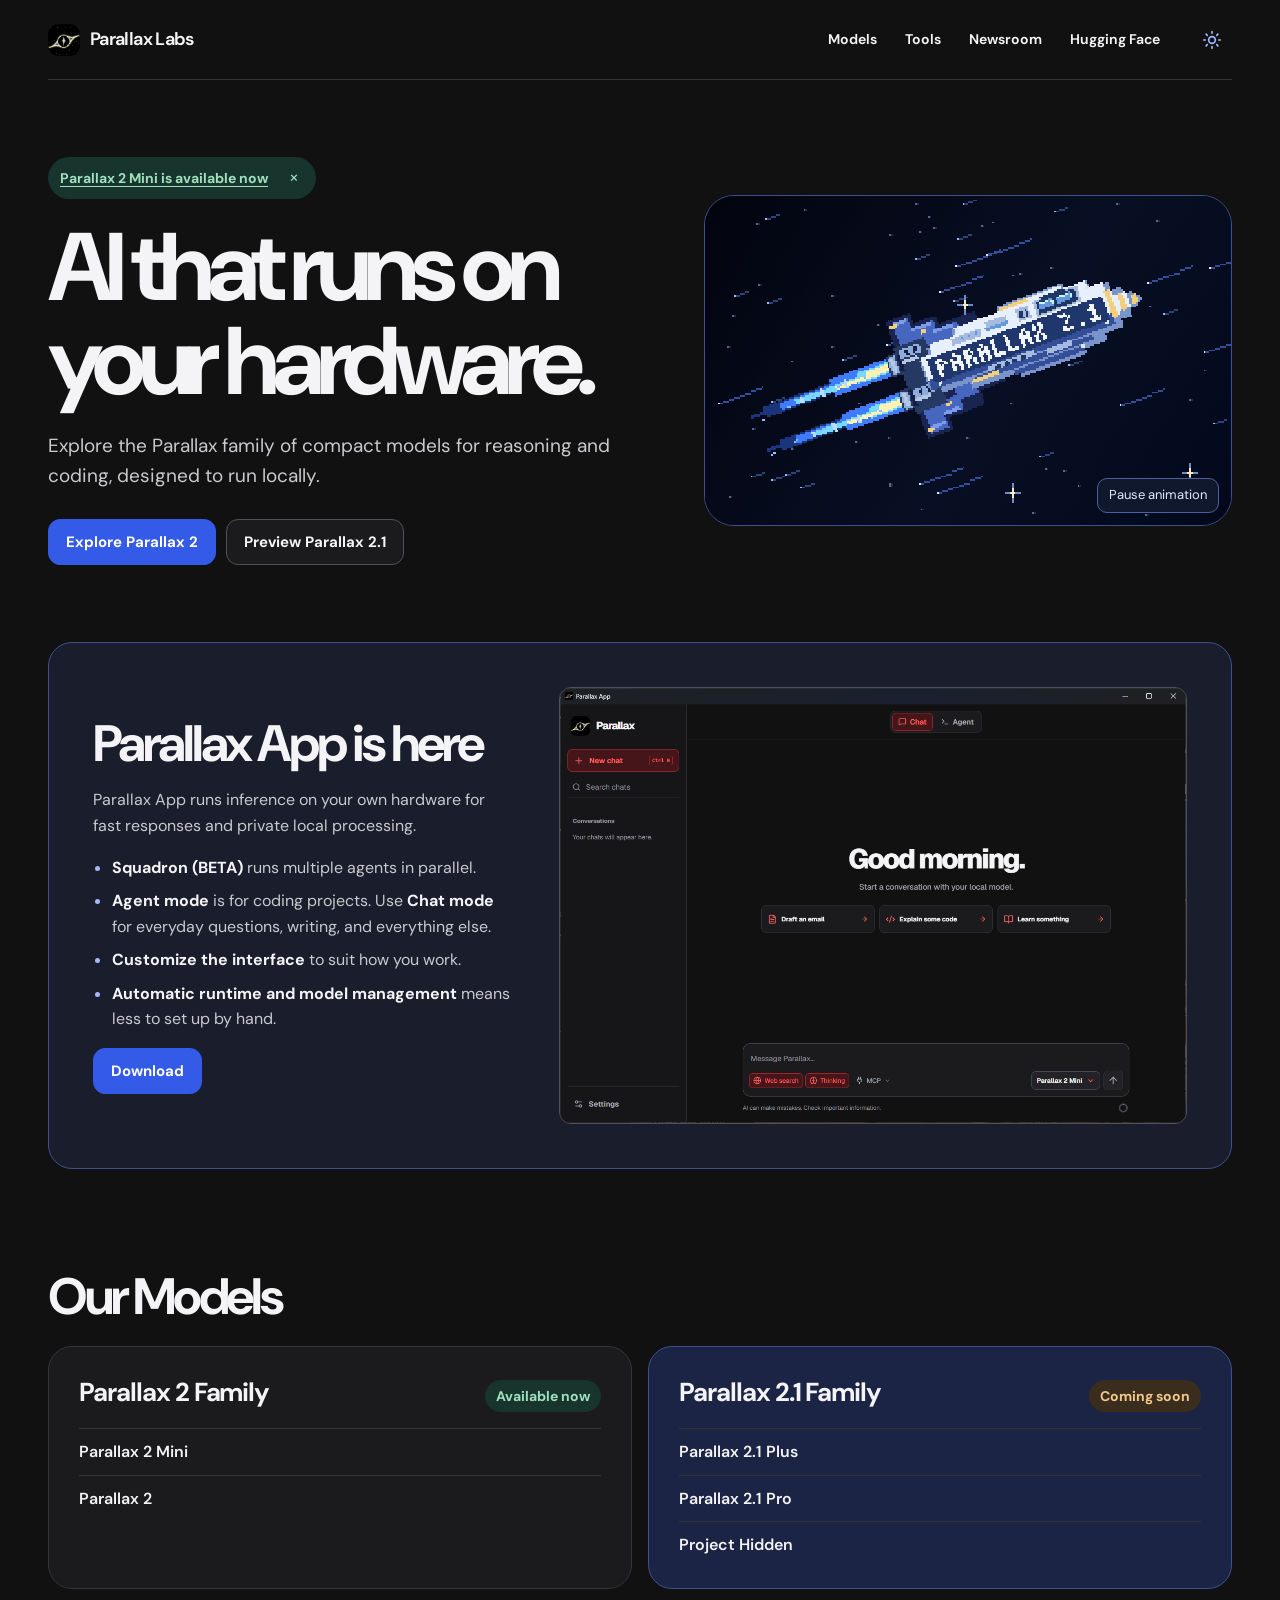
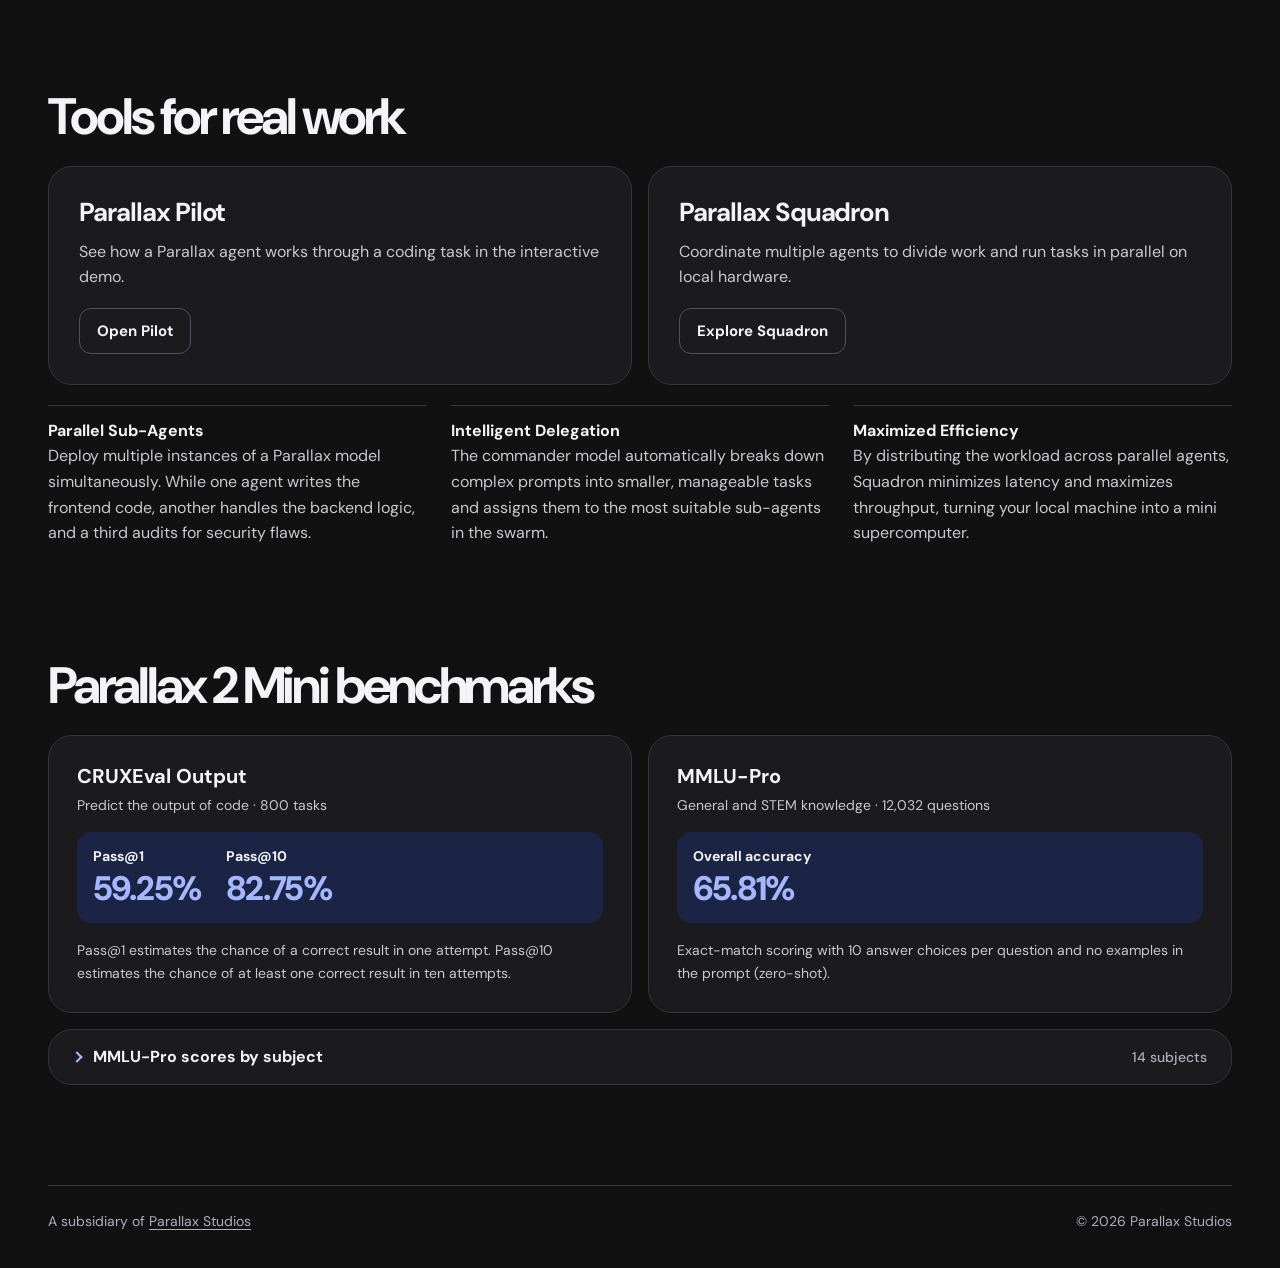
<file: index.html>
<!DOCTYPE html>
<html lang="en">
<head>
  <meta charset="UTF-8">
  <meta name="viewport" content="width=device-width, initial-scale=1.0">
  <script src="theme.js"></script>
  <title>Parallax Labs</title>
  <meta name="description" content="Explore local AI models and tools for reasoning and coding from Parallax Labs.">
  <link rel="preconnect" href="https://fonts.googleapis.com">
  <link rel="preconnect" href="https://fonts.gstatic.com" crossorigin>
  <link href="https://fonts.googleapis.com/css2?family=DM+Sans:wght@400;500;600;650;700;800&display=swap" rel="stylesheet">
  <link rel="stylesheet" href="theme.css">
  <link rel="stylesheet" href="site.css">
  <link rel="stylesheet" href="home.css">
  <script src="space-flight.js" defer></script>
</head>
<body class="home">
  <div class="page">
    <header class="topbar">
      <a class="wordmark" href="./"><img class="brand-mark" src="parallax-logo.png" alt="" width="32" height="32">Parallax Labs</a>
      <nav aria-label="Main navigation">
        <a href="#models">Models</a>
        <a href="#tools">Tools</a>
        <button type="button" id="newsroom-open">Newsroom</button>
        <a href="https://huggingface.co/parallaxlabs" target="_blank" rel="noopener">Hugging Face</a>
      </nav>
      <button class="theme-toggle" type="button" data-theme-toggle aria-label="Switch to light mode" hidden></button>
    </header>

    <main>
      <section class="home-hero" aria-labelledby="hero-title">
        <div class="hero-copy">
          <div class="announce-bar" id="announce-bar">
            <a href="current.html#parallax-2-mini">Parallax 2 Mini is available now</a>
            <button type="button" id="announce-close" aria-label="Dismiss announcement">&times;</button>
          </div>
          <h1 id="hero-title" class="logo-title">AI that runs on your hardware.</h1>
          <p class="lede">Explore the Parallax family of compact models for reasoning and coding, designed to run locally.</p>
          <div class="actions">
            <a class="btn btn-primary" href="current.html">Explore Parallax 2</a>
            <a class="btn" href="next.html">Preview Parallax 2.1</a>
          </div>
        </div>
        <div class="space-flight">
          <canvas id="space-flight" width="288" height="180" role="img" aria-label="Pixel-art rocket labeled PARALLAX 2.1 flying through stars with its thrusters firing."></canvas>
          <button class="space-flight-toggle" id="space-flight-toggle" type="button" hidden>Pause animation</button>
        </div>
      </section>

      <section class="home-section app-launch" id="parallax-app" aria-labelledby="app-launch-title">
        <div class="app-launch-copy">
          <h2 class="section-title" id="app-launch-title">Parallax App is here</h2>
          <p>Parallax App runs inference on your own hardware for fast responses and private local processing.</p>
          <ul class="app-launch-features">
            <li><strong>Squadron (BETA)</strong> runs multiple agents in parallel.</li>
            <li><strong>Agent mode</strong> is for coding projects. Use <strong>Chat mode</strong> for everyday questions, writing, and everything else.</li>
            <li><strong>Customize the interface</strong> to suit how you work.</li>
            <li><strong>Automatic runtime and model management</strong> means less to set up by hand.</li>
          </ul>
          <a class="btn btn-primary" href="https://github.com/Parallax-Labs-AI/app/releases/latest">Download</a>
        </div>
        <img class="app-launch-screenshot" src="parallax-app-screenshot.png" alt="Parallax App in Chat mode with Agent mode available at the top and Parallax 2 Mini selected." width="1182" height="822" loading="lazy">
      </section>

      <section class="home-section" id="models" aria-labelledby="models-title">
        <h2 class="section-title" id="models-title">Our Models</h2>
        <div class="family-split">
          <article class="family-column">
            <header class="family-col-header">
              <h3><a href="current.html">Parallax 2 Family</a></h3>
              <span class="badge available">Available now</span>
            </header>
            <ul class="family-list">
              <li>Parallax 2 Mini</li>
              <li>Parallax 2</li>
            </ul>
          </article>
          <article class="family-column future">
            <header class="family-col-header">
              <h3><a href="next.html">Parallax 2.1 Family</a></h3>
              <span class="badge upcoming">Coming soon</span>
            </header>
            <ul class="family-list">
              <li>Parallax 2.1 Plus</li>
              <li>Parallax 2.1 Pro</li>
              <li>Project Hidden</li>
            </ul>
          </article>
        </div>
      </section>

      <section class="home-section" id="tools" aria-labelledby="tools-title">
        <h2 class="section-title" id="tools-title">Tools for real work</h2>
        <div class="tools-grid">
          <article class="tool-card">
            <h3>Parallax Pilot</h3>
            <p>See how a Parallax agent works through a coding task in the interactive demo.</p>
            <a class="btn" href="pilot.html">Open Pilot</a>
          </article>
          <article class="tool-card">
            <h3>Parallax Squadron</h3>
            <p>Coordinate multiple agents to divide work and run tasks in parallel on local hardware.</p>
            <a class="btn" href="squadron.html">Explore Squadron</a>
          </article>
        </div>
        <div class="squadron-details">
          <div><h3>Parallel Sub-Agents</h3><p>Deploy multiple instances of a Parallax model simultaneously. While one agent writes the frontend code, another handles the backend logic, and a third audits for security flaws.</p></div>
          <div><h3>Intelligent Delegation</h3><p>The commander model automatically breaks down complex prompts into smaller, manageable tasks and assigns them to the most suitable sub-agents in the swarm.</p></div>
          <div><h3>Maximized Efficiency</h3><p>By distributing the workload across parallel agents, Squadron minimizes latency and maximizes throughput, turning your local machine into a mini supercomputer.</p></div>
        </div>
      </section>

      <section class="home-section" id="benchmarks" aria-labelledby="benchmarks-title">
        <h2 class="section-title" id="benchmarks-title">Parallax 2 Mini benchmarks</h2>
        <div class="benchmark-grid">
          <article class="benchmark-card" aria-labelledby="cruxeval-title">
            <h3 id="cruxeval-title">CRUXEval Output</h3>
            <p class="benchmark-meta">Predict the output of code · 800 tasks</p>
            <dl class="benchmark-scores">
              <div>
                <dt>Pass@1</dt>
                <dd>59.25%</dd>
              </div>
              <div>
                <dt>Pass@10</dt>
                <dd>82.75%</dd>
              </div>
            </dl>
            <p class="benchmark-note">Pass@1 estimates the chance of a correct result in one attempt. Pass@10 estimates the chance of at least one correct result in ten attempts.</p>
          </article>
          <article class="benchmark-card" aria-labelledby="mmlu-title">
            <h3 id="mmlu-title">MMLU-Pro</h3>
            <p class="benchmark-meta">General and STEM knowledge · 12,032 questions</p>
            <dl class="benchmark-scores">
              <div>
                <dt>Overall accuracy</dt>
                <dd>65.81%</dd>
              </div>
            </dl>
            <p class="benchmark-note">Exact-match scoring with 10 answer choices per question and no examples in the prompt (zero-shot).</p>
          </article>
        </div>
        <details class="benchmark-breakdown">
          <summary>MMLU-Pro scores by subject <span>14 subjects</span></summary>
          <div class="benchmark-table-wrap">
            <table class="benchmark-table" aria-label="MMLU-Pro scores by subject">
              <thead>
                <tr><th scope="col">Subject</th><th scope="col">Questions</th><th scope="col">Score</th></tr>
              </thead>
              <tbody>
                <tr><th scope="row">Math</th><td>1,351</td><td>88.90%</td></tr>
                <tr><th scope="row">Business</th><td>789</td><td>77.74%</td></tr>
                <tr><th scope="row">Biology</th><td>717</td><td>70.71%</td></tr>
                <tr><th scope="row">Chemistry</th><td>1,132</td><td>84.81%</td></tr>
                <tr><th scope="row">Economics</th><td>844</td><td>62.56%</td></tr>
                <tr><th scope="row">Physics</th><td>1,299</td><td>81.45%</td></tr>
                <tr><th scope="row">Psychology</th><td>798</td><td>55.01%</td></tr>
                <tr><th scope="row">Computer Science</th><td>410</td><td>66.59%</td></tr>
                <tr><th scope="row">Health</th><td>818</td><td>49.51%</td></tr>
                <tr><th scope="row">Other</th><td>924</td><td>47.51%</td></tr>
                <tr><th scope="row">Philosophy</th><td>499</td><td>45.09%</td></tr>
                <tr><th scope="row">Engineering</th><td>969</td><td>68.83%</td></tr>
                <tr><th scope="row">History</th><td>381</td><td>34.38%</td></tr>
                <tr><th scope="row">Law</th><td>1,101</td><td>32.70%</td></tr>
              </tbody>
            </table>
          </div>
        </details>
      </section>
    </main>

    <footer class="footer">
      <span>A subsidiary of <a href="https://parallaxstudios.xyz">Parallax Studios</a></span>
      <span>&copy; 2026 Parallax Studios</span>
    </footer>
  </div>

  <dialog class="newsroom-overlay" id="newsroom" aria-labelledby="newsroom-title">
    <header class="newsroom-header">
      <h2 id="newsroom-title">Parallax Newsroom</h2>
      <form method="dialog"><button class="newsroom-close" autofocus>Close</button></form>
    </header>
    <div class="newsroom-content">
      <article class="news-article" id="parallax-app-launch-news">
        <div class="news-date"><time datetime="2026-11-27">November 27, 2026</time></div>
        <h3 class="news-title">Parallax App is available now</h3>
        <div class="news-body">
          <p>Parallax App brings fast, private local inference to the desktop. Use <strong>Chat mode</strong> for everyday questions and writing, or switch to <strong>Agent mode</strong> for coding projects.</p>
          <p>With <strong>Squadron (BETA)</strong>, multiple agents can work in parallel. You can customize the interface, and the app manages runtimes and models automatically so there’s less to configure by hand.</p>
          <p><a class="btn btn-primary" href="https://github.com/Parallax-Labs-AI/app/releases/latest">Download Parallax App</a></p>
        </div>
      </article>

      <article class="news-article">
        <div class="news-date">November 23, 2026</div>
        <h3 class="news-title">Parallax 2 Mini: Available Now!</h3>
        <div class="news-body">
          <p>Parallax 2 Mini is available now!<strong> Designed to answer you with utmost speed, and our signature reasoning. Parallax 2 Mini is ready to answer before you can read the first sentence!</strong>. 2 Mini chases speed, and precision.</p>
          <p>Available Now, on a device near you!</p>
        </div>
      </article>

      <article class="news-article">
        <div class="news-date">November 23, 2026</div>
        <h3 class="news-title">Parallax 2 Mini: Coming Later Today</h3>
        <div class="news-body">
          <p>Parallax 2 Mini is releasing today!<strong> Designed to answer you with utmost speed, and our signature reasoning. Parallax 2 Mini is ready to answer before you can read the first sentence!</strong>. 2 Mini chases speed, and precision.</p>
          <p>Coming today, to a GPU near you!</p>
        </div>
      </article>

      <article class="news-article">
        <div class="news-date">October 26, 2026</div>
        <h3 class="news-title">Parallax 2.1 Pro: Coming Soon</h3>
        <div class="news-body">
          <p>Parallax 2.1 Pro is coming soon!<strong> Designed to push the limits of local inference, Parallax 2.1 Pro is ready for ANY task.</strong>. Frontier AI giants are not ready for what's coming.</p>
          <p>Coming soon, to a GPU near you!</p>
        </div>
      </article>

      <article class="news-article">
        <div class="news-date">October 24, 2026</div>
        <h3 class="news-title">Something spooky in the lab - Parallax 2.1 Pro</h3>
        <div class="news-body">
          <p>Something quite spooky is happening in the lab today,<strong> they're saying that big AI companies should be scared.</strong>. What could they mean? Something truly terrifying must be brewing in the lab.</p>
          <p>Parallax 2.1 Pro is trying to be spooooooky again.</p>
        </div>
      </article>

      <article class="news-article">
        <div class="news-date">October 20, 2026</div>
        <h3 class="news-title">Parallax 2 is Officially Available</h3>
        <div class="news-body">
          <p>We are thrilled to announce the public release of <strong>Parallax 2</strong>. After a successful training run on over 150,000 frontier traces, our flagship 9-billion-parameter model is ready for the world. It is designed to be a top-tier local AI for reasoning, coding, and autonomous agentic tasks.</p>
          <p>Parallax 2 is now available for download on HuggingFace. You can run it locally using tools like LM Studio or Ollama, and experience frontier-level intelligence on your own hardware.</p>
        </div>
      </article>

      <article class="news-article">
        <div class="news-date">October 19, 2026</div>
        <h3 class="news-title">A Game Built by AI: Parallax 2 on an RTX 5070</h3>
        <div class="news-body">
          <p>In a recent internal test, we tasked Parallax 2 with building a multiplayer, 3D game from scratch. Running locally on an RTX 5070, the model autonomously architected a multi-file project (JS, CSS, HTML), wrote a WebRTC-based networking layer, and generated a full 3D game engine using Three.js.</p>
          <p>The model's ability to build a complex codebase and debug its own errors in real-time demonstrates the power of our agentic training data. This is a new era for local AI software engineering.</p>
        </div>
      </article>

      <article class="news-article">
        <div class="news-date">October 19, 2026</div>
        <h3 class="news-title">The $32 Frontier: How We Trained a 9B Model on a Budget</h3>
        <div class="news-body">
          <p>While cloud giants spend billions on data centers, we rented a single RTX PRO 6000 for <code>$32</code>. By curating elite traces from Opus, Fable, and OpenSWE, we distilled frontier-level intelligence into a 9B model that runs on consumer hardware.</p>
          <p>This is our manifesto: <strong>Intelligence belongs on the hardware you actually own.</strong></p>
        </div>
      </article>
    </div>
  </dialog>
  <script>
    const newsroom = document.getElementById('newsroom');
    document.getElementById('newsroom-open').addEventListener('click', () => newsroom.showModal());
    document.getElementById('announce-close').addEventListener('click', () => {
      document.getElementById('announce-bar').remove();
      document.querySelector('.hero-copy .btn-primary').focus();
    });
  </script>
</body>
</html>
</file>
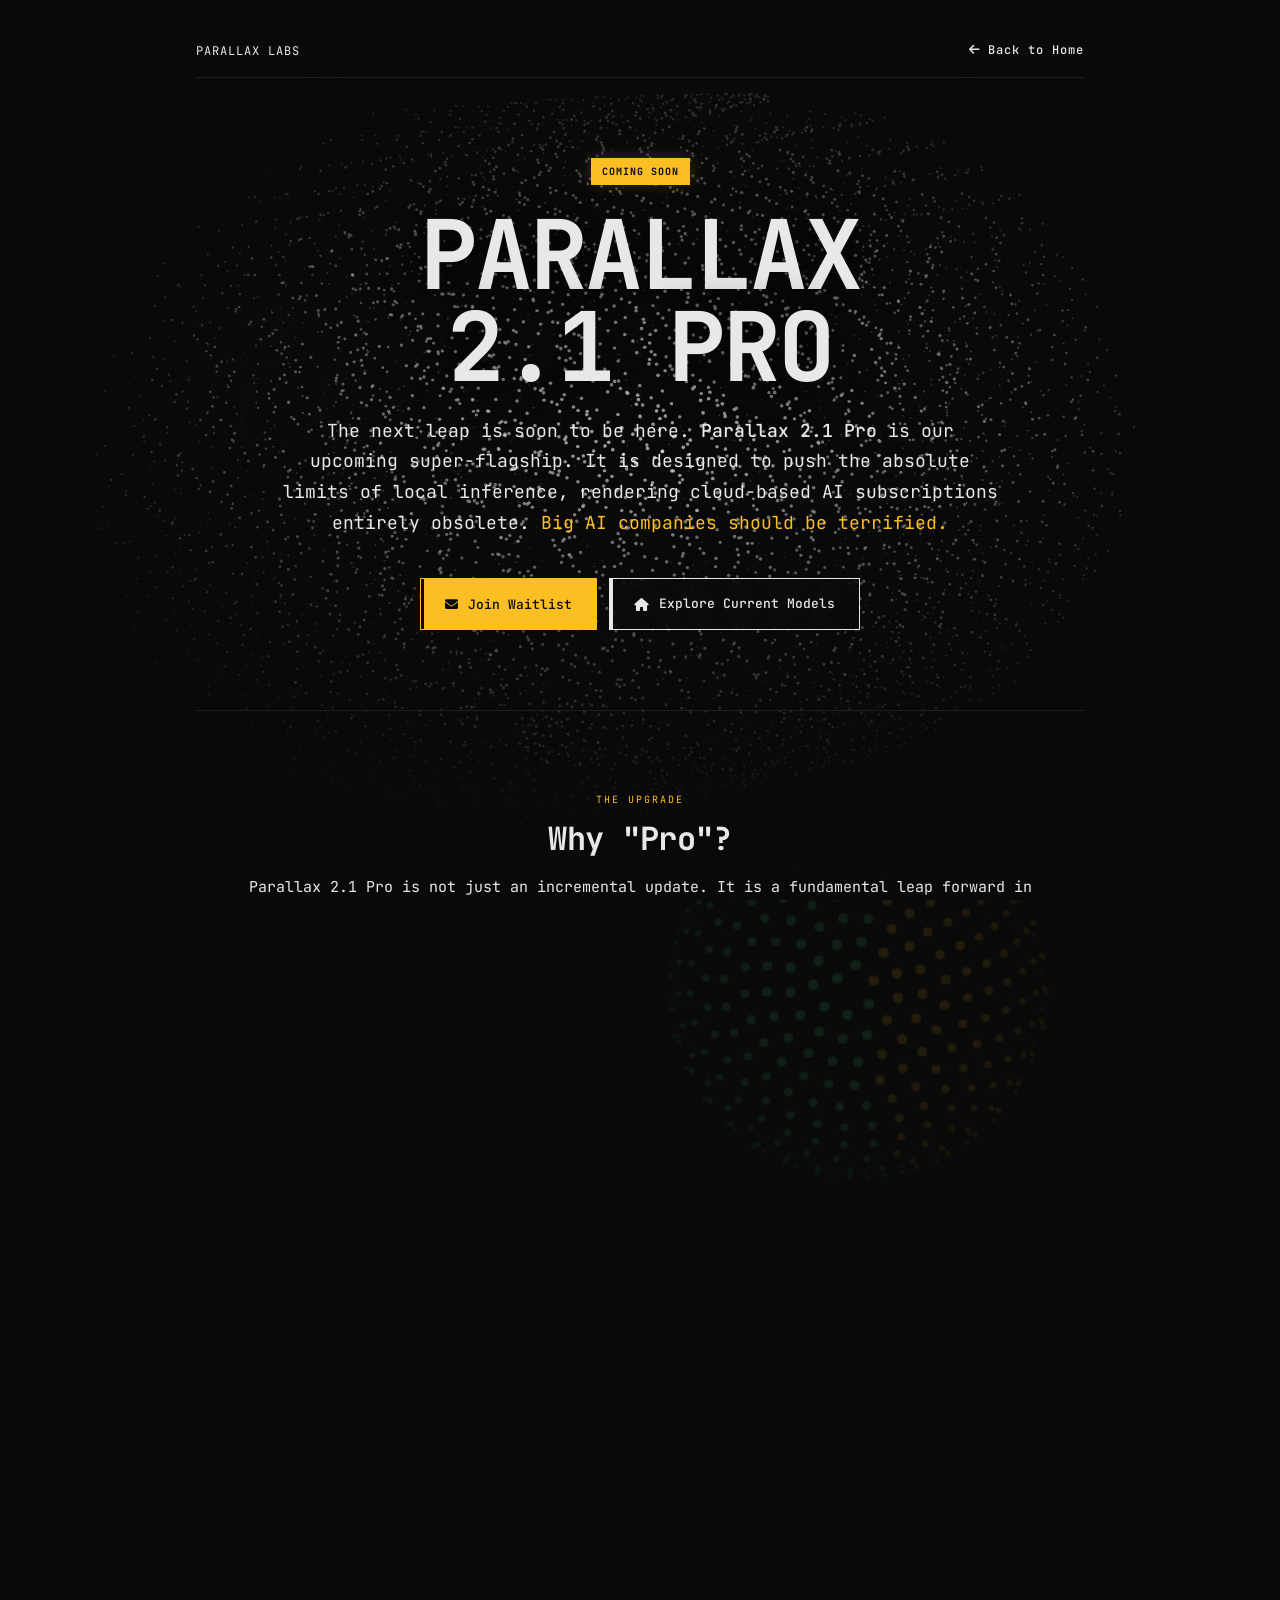
<file: 21pro.html>
<!DOCTYPE html>
<html lang="en">
<head>
<meta charset="UTF-8">
<meta name="viewport" content="width=device-width, initial-scale=1.0">
<title>Parallax 2.1 Pro — The Next Leap</title>
<meta name="description" content="Parallax 2.1 Pro: The upcoming super-flagship. Designed to push the limits of local inference and disrupt the AI status quo.">
<link rel="preconnect" href="https://fonts.googleapis.com">
<link rel="preconnect" href="https://fonts.gstatic.com" crossorigin>
<link href="https://fonts.googleapis.com/css2?family=JetBrains+Mono:wght@400;500;700&display=swap" rel="stylesheet">
<link rel="stylesheet" href="https://cdnjs.cloudflare.com/ajax/libs/font-awesome/6.5.1/css/all.min.css">
<style>
  :root {
    --bg: #0a0a0a;
    --text: #e8e8e8;
    --text-dim2: #e8e8e8;
    --text-dimmer: #e8e8e8;
    --line: #1e1e1e;
    --line-bright: #333333;
    --accent: #f0f0f0;
    --accent-green: #4ade80;
    --accent-amber: #fbbf24;
    --mono: 'JetBrains Mono', 'SF Mono', Menlo, monospace;
    --ease: cubic-bezier(.2,.8,.2,1);
  }
  * { box-sizing: border-box; margin: 0; padding: 0; }
  html, body { height: 100%; overflow-x: hidden; }
  body {
    background: var(--bg);
    color: var(--text);
    font-family: var(--mono);
    font-size: 14px;
    line-height: 1.7;
    -webkit-font-smoothing: antialiased;
    position: relative;
  }

  /* ── LAB ENVIRONMENT BACKGROUND ── */
  .lab-grid {
    position: fixed;
    inset: 0;
    z-index: 0;
    background-image: 
      linear-gradient(rgba(255,255,255,0.015) 1px, transparent 1px),
      linear-gradient(90deg, rgba(255,255,255,0.015) 1px, transparent 1px);
    background-size: 40px 40px;
    mask-image: radial-gradient(ellipse at center, black 30%, transparent 80%);
    -webkit-mask-image: radial-gradient(ellipse at center, black 30%, transparent 80%);
    pointer-events: none;
  }

  #sphereCanvas, #orbCanvas, #glowCanvas {
    position: fixed;
    inset: 0;
    width: 100vw;
    height: 100vh;
    z-index: 1;
    pointer-events: none;
    display: block;
  }
  #orbCanvas {
    z-index: 2;
    opacity: 0.25;
    transform: scale(1.5) translate(10%, 5%);
  }
  #glowCanvas {
    z-index: 0;
    opacity: 0.15;
    filter: blur(40px);
  }
  
  /* Scanline effect + vignette */
  body::after {
    content: '';
    position: fixed;
    inset: 0;
    z-index: 3;
    pointer-events: none;
    background:
      radial-gradient(ellipse at center, rgba(10,10,10,0) 0%, rgba(10,10,10,0.4) 45%, rgba(10,10,10,0.9) 85%, rgba(10,10,10,1) 100%),
      linear-gradient(180deg, rgba(10,10,10,0.5) 0%, rgba(10,10,10,0) 30%, rgba(10,10,10,0) 50%, rgba(10,10,10,0.95) 100%),
      repeating-linear-gradient(0deg, transparent, transparent 2px, rgba(0,0,0,0.1) 2px, rgba(0,0,0,0.1) 4px);
  }

  /* ── LAYOUT ── */
  .page {
    position: relative;
    z-index: 4;
    display: flex;
    flex-direction: column;
    padding: 40px 56px;
    min-height: 100vh;
    max-width: 1000px;
    margin: 0 auto;
  }
  
  .topbar {
    font-size: 12px;
    color: var(--text-dim2);
    letter-spacing: 0.08em;
    margin-bottom: 60px;
    display: flex;
    justify-content: space-between;
    align-items: center;
    border-bottom: 1px solid var(--line);
    padding-bottom: 16px;
  }
  .topbar a {
    color: var(--text); text-decoration: none; border-bottom: 1px solid transparent;
    transition: 0.2s; display: flex; align-items: center; gap: 8px;
    font-weight: 500;
  }
  .topbar a:hover { border-bottom-color: var(--text); color: var(--accent-amber); }

  /* ── HERO (Centered) ── */
  .hero {
    display: flex;
    flex-direction: column;
    align-items: center;
    text-align: center;
    padding: 20px 0 80px;
    border-bottom: 1px solid var(--line);
    position: relative;
  }
  .badge {
    font-size: 10px;
    font-weight: 700;
    text-transform: uppercase;
    letter-spacing: 0.1em;
    color: var(--bg);
    background: var(--accent-amber);
    padding: 4px 10px;
    margin-bottom: 24px;
    display: inline-block;
    border: 1px solid var(--accent-amber);
    box-shadow: 0 0 15px rgba(251, 191, 36, 0.2);
    animation: pulse-amber 3s infinite;
  }
  @keyframes pulse-amber {
    0%, 100% { box-shadow: 0 0 15px rgba(251, 191, 36, 0.2); }
    50% { box-shadow: 0 0 25px rgba(251, 191, 36, 0.4); }
  }
  
  .logo-title {
    font-size: clamp(48px, 8vw, 96px);
    font-weight: 700;
    letter-spacing: -0.03em;
    line-height: 0.95;
    margin-bottom: 24px;
    color: var(--text);
    text-transform: uppercase;
    text-shadow: 0 4px 40px rgba(0,0,0,0.9);
  }
  .lede {
    font-size: 18px;
    line-height: 1.7;
    color: var(--text-dim2);
    max-width: 720px;
    margin: 0 auto 40px;
  }
  .lede strong { color: var(--text); font-weight: 500; }
  .lede em { font-style: normal; color: var(--accent-amber); }

  .actions { display: flex; gap: 12px; flex-wrap: wrap; justify-content: center; }
  .btn {
    display: inline-flex; align-items: center; justify-content: center; gap: 10px;
    padding: 14px 24px; background: rgba(10, 10, 10, 0.6); backdrop-filter: blur(8px);
    color: var(--text); border: 1px solid var(--text-dim2);
    font-family: var(--mono); font-size: 13px; font-weight: 500;
    text-decoration: none; cursor: pointer; transition: all .2s var(--ease);
    position: relative; overflow: hidden;
  }
  .btn::before {
    content: ''; position: absolute; left: 0; top: 0; bottom: 0;
    width: 3px; background: var(--text-dim2); transition: background 0.2s;
  }
  .btn:hover::before { background: var(--text); }
  .btn:hover { background: var(--text); color: var(--bg); border-color: var(--text); padding-left: 30px; }
  
  .btn-primary { background: var(--accent-amber); color: var(--bg); border-color: var(--accent-amber); }
  .btn-primary::before { background: var(--bg); }
  .btn-primary:hover { background: #fcd34d; padding-left: 24px; }
  .btn-primary:hover::before { background: var(--bg); }

  /* ── SECTIONS (Centered) ── */
  .section {
    padding: 80px 0;
    border-bottom: 1px solid var(--line);
    display: flex;
    flex-direction: column;
    align-items: center;
  }
  .section:last-of-type {
    border-bottom: none;
  }
  
  .section-header {
    margin-bottom: 48px;
    text-align: center;
    max-width: 800px;
  }
  .section-kicker {
    font-size: 10px; letter-spacing: 0.2em; text-transform: uppercase;
    color: var(--accent-amber); margin-bottom: 12px; display: block;
  }
  .section-heading {
    font-size: 32px; font-weight: 700; color: var(--text);
    letter-spacing: -0.02em; line-height: 1.2; margin-bottom: 16px;
  }
  .section-sub {
    font-size: 15px; color: var(--text-dim2); line-height: 1.7;
  }

  /* ── PRO ADVANTAGES GRID ── */
  .adv-grid {
    display: grid;
    grid-template-columns: 1fr 1fr;
    gap: 16px;
    width: 100%;
    max-width: 900px;
  }
  .adv-card {
    border: 1px solid var(--line);
    padding: 32px;
    background: rgba(13, 13, 13, 0.5);
    position: relative;
    transition: all 0.3s var(--ease);
    text-align: center;
    display: flex;
    flex-direction: column;
    align-items: center;
  }
  .adv-card::before {
    content: ''; position: absolute; left: 0; top: 0; bottom: 0;
    width: 2px; background: var(--line-bright); transition: background 0.3s;
  }
  .adv-card:hover {
    border-color: var(--line-bright);
    background: rgba(20, 20, 20, 0.7);
    transform: translateY(-2px);
  }
  .adv-card:hover::before { background: var(--accent-amber); }
  
  .adv-icon {
    width: 48px; height: 48px;
    display: flex; align-items: center; justify-content: center;
    border: 1px solid var(--line-bright);
    margin-bottom: 20px; font-size: 20px; color: var(--accent-amber);
    background: var(--bg);
  }
  .adv-title { font-size: 18px; font-weight: 700; margin-bottom: 12px; color: var(--text); }
  .adv-desc { font-size: 13px; color: var(--text-dim2); line-height: 1.6; }
  .adv-desc strong { color: var(--text); font-weight: 500; }

  /* ── ARCHITECTURE SPECS ── */
  .specs-grid {
    display: grid;
    grid-template-columns: 1fr 1fr;
    gap: 16px;
    width: 100%;
    max-width: 900px;
  }
  .spec-row {
    border: 1px solid var(--line);
    padding: 24px;
    background: rgba(13, 13, 13, 0.4);
    display: flex;
    flex-direction: column;
    text-align: center;
  }
  .spec-label {
    font-size: 10px; text-transform: uppercase; letter-spacing: 0.1em;
    color: var(--text-dimmer); margin-bottom: 8px;
  }
  .spec-value {
    font-size: 18px; font-weight: 700; color: var(--text);
  }
  .spec-desc {
    font-size: 12px; color: var(--text-dim2); margin-top: 8px; line-height: 1.5;
  }

  /* ── ROADMAP ── */
  .roadmap-list {
    width: 100%;
    max-width: 700px;
    display: flex;
    flex-direction: column;
    gap: 16px;
  }
  .roadmap-item {
    border: 1px solid var(--line);
    padding: 24px;
    background: rgba(13, 13, 13, 0.4);
    display: flex;
    align-items: center;
    justify-content: space-between;
  }
  .roadmap-item.classified {
    border-style: dashed;
    opacity: 0.5;
  }
  .roadmap-label { font-size: 15px; font-weight: 700; color: var(--text); }
  .roadmap-item.classified .roadmap-label { color: var(--text-dimmer); }
  
  .roadmap-status {
    font-size: 10px;
    font-weight: 700;
    text-transform: uppercase;
    letter-spacing: 0.05em;
    padding: 4px 10px;
    border: 1px solid var(--accent-amber);
    color: var(--accent-amber);
  }
  .roadmap-item.classified .roadmap-status {
    border-color: var(--text-dimmer);
    color: var(--text-dimmer);
  }

  /* ── FOOTER ── */
  .footer {
    padding-top: 32px; border-top: 1px solid var(--line);
    font-size: 12px; color: var(--text-dimmer);
    display: flex; justify-content: space-between; flex-wrap: wrap; gap: 12px;
    margin-top: 60px;
  }
  .footer a { color: var(--text-dimmer); text-decoration: none; }
  .footer a:hover { color: var(--text); }

  /* ── MOBILE ── */
  @media (max-width: 768px) {
    .page { padding: 24px; }
    .adv-grid, .specs-grid { grid-template-columns: 1fr; }
    .actions { flex-direction: column; width: 100%; }
    .actions .btn { width: 100%; }
    .roadmap-item { flex-direction: column; align-items: flex-start; gap: 12px; }
  }
</style>
</head>
<body>

  <!-- Background Lab Elements -->
  <div class="lab-grid"></div>
  <canvas id="glowCanvas"></canvas>
  <canvas id="sphereCanvas"></canvas>
  <canvas id="orbCanvas"></canvas>

  <div class="page">
    <div class="topbar">
      <span>PARALLAX LABS</span>
      <a href="index.html">
        <i class="fa-solid fa-arrow-left"></i>
        Back to Home
      </a>
    </div>

    <!-- HERO -->
    <main class="hero">
      <div class="badge">Coming Soon</div>
      <h1 class="logo-title">Parallax<br>2.1 Pro</h1>
      <p class="lede">
        The next leap is soon to be here. <strong>Parallax 2.1 Pro</strong> is our upcoming super-flagship. It is designed to push the absolute limits of local inference, rendering cloud-based AI subscriptions entirely obsolete. <em>Big AI companies should be terrified.</em>
      </p>
      <div class="actions">
        <button class="btn btn-primary" onclick="alert('The waitlist for Parallax 2.1 Pro is currently closed.')"><i class="fa-solid fa-envelope"></i> Join Waitlist</button>
        <a href="index.html" class="btn"><i class="fa-solid fa-house"></i> Explore Current Models</a>
      </div>
    </main>

    <!-- THE PRO ADVANTAGE -->
    <section class="section">
      <div class="section-header">
        <span class="section-kicker">The Upgrade</span>
        <h2 class="section-heading">Why "Pro"?</h2>
        <p class="section-sub">Parallax 2.1 Pro is not just an incremental update. It is a fundamental leap forward in what a local model can achieve.</p>
      </div>

      <div class="adv-grid">
        <div class="adv-card">
          <div class="adv-icon"><i class="fa-solid fa-expand"></i></div>
          <div class="adv-title">Massively Scaled Parameters</div>
          <div class="adv-desc">We are scaling the architecture significantly. This allows for deeper reasoning, more complex chain-of-thought processing, and a broader knowledge base, all while retaining extreme efficiency.</div>
        </div>
        <div class="adv-card">
          <div class="adv-icon"><i class="fa-solid fa-brain"></i></div>
          <div class="adv-title">Superior Agentic Reasoning</div>
          <div class="adv-desc">Refined on a new, highly curated dataset of agentic workflows. The Pro model can plan, execute, and self-correct complex, multi-file tasks with near-zero human intervention.</div>
        </div>
        <div class="adv-card">
          <div class="adv-icon"><i class="fa-solid fa-microchip"></i></div>
          <div class="adv-title">Next-Gen Architecture</div>
          <div class="adv-desc">Built on an updated version of the Parallax architecture, the Pro model handles context caching and tool calling natively, drastically reducing VRAM overhead during long sessions.</div>
        </div>
        <div class="adv-card">
          <div class="adv-icon"><i class="fa-solid fa-lock"></i></div>
          <div class="adv-title">The End of Subscriptions</div>
          <div class="adv-desc">Designed to completely replace your monthly AI API bills. Frontier performance, absolute privacy, and zero recurring costs. Your hardware, your intelligence.</div>
        </div>
      </div>
    </section>

    <!-- ARCHITECTURE SPECS -->
    <section class="section">
      <div class="section-header">
        <span class="section-kicker">Technical Target</span>
        <h2 class="section-heading">Projected Architecture</h2>
        <p class="section-sub">Our engineering targets for the 2.1 Pro release.</p>
      </div>

      <div class="specs-grid">
        <div class="spec-row">
          <div class="spec-label">Status</div>
          <div class="spec-value">Active Training</div>
          <div class="spec-desc">Currently distilling and fine-tuning in the lab.</div>
        </div>
        <div class="spec-row">
          <div class="spec-label">Target Parameter Size</div>
          <div class="spec-value">Scaled Up</div>
          <div class="spec-desc">Significantly larger than the 9B flagship.</div>
        </div>
        <div class="spec-row">
          <div class="spec-label">Context Window</div>
          <div class="spec-value">1M+ Tokens</div>
          <div class="spec-desc">Targeting full codebase ingestion and massive document analysis.</div>
        </div>
        <div class="spec-row">
          <div class="spec-label">Inference Target</div>
          <div class="spec-value">Consumer Hardware</div>
          <div class="spec-desc">Optimized for high-end single GPUs such as RTX 30/40/50 series, Apple Silicon, and more!</div>
        </div>
      </div>
    </section>

    <!-- ROADMAP -->
    <section class="section">
      <div class="section-header">
        <span class="section-kicker">The Timeline</span>
        <h2 class="section-heading">What's Next?</h2>
        <p class="section-sub">We are keeping the exact release date under wraps for now, but here is a glimpse at the roadmap.</p>
      </div>

      <div class="roadmap-list">
        <div class="roadmap-item">
          <span class="roadmap-label">Parallax 2.1 Pro</span>
          <span class="roadmap-status">Coming Soon</span>
        </div>
        <div class="roadmap-item classified">
          <span class="roadmap-label"><i class="fa-solid fa-eye-slash"></i> Project Hidden</span>
          <span class="roadmap-status">Classified</span>
        </div>
        <div class="roadmap-item classified">
          <span class="roadmap-label"><i class="fa-solid fa-eye-slash"></i> Project Hidden</span>
          <span class="roadmap-status">Classified</span>
        </div>
      </div>
    </section>

    <footer class="footer">
      <span>A subsidiary of <a href="https://parallaxstudios.xyz">Parallax Studios</a></span>
      <span>© 2026 Parallax Studios</span>
    </footer>
  </div>

<script>
// ── 1. BACKGROUND SPHERE ANIMATION (Denser, brighter) ──
(() => {
  const canvas = document.getElementById('sphereCanvas');
  const ctx = canvas.getContext('2d');
  const maskCanvas = document.createElement('canvas');
  const maskCtx = maskCanvas.getContext('2d');
  let samplePixels = [];

  function buildMask() {
    const MW = 900, MH = 220;
    maskCanvas.width = MW; maskCanvas.height = MH;
    maskCtx.clearRect(0, 0, MW, MH);
    maskCtx.fillStyle = '#fff';
    maskCtx.font = `700 100px 'JetBrains Mono', monospace`;
    maskCtx.textAlign = 'center'; maskCtx.textBaseline = 'middle';
    const text = 'PARALLAX LABS';
    const measured = maskCtx.measureText(text).width;
    maskCtx.save();
    maskCtx.translate(MW / 2, MH / 2);
    maskCtx.scale(Math.min(1, (MW * 0.92) / measured), 1);
    maskCtx.fillText(text, 0, 0);
    maskCtx.restore();

    const img = maskCtx.getImageData(0, 0, MW, MH).data;
    samplePixels = [];
    for (let y = 0; y < MH; y += 2) {
      for (let x = 0; x < MW; x += 2) {
        if (img[(y * MW + x) * 4 + 3] > 100) {
          samplePixels.push({ nx: (x - MW / 2) / (MW / 2), ny: (y - MH / 2) / (MH / 2) });
        }
      }
    }
  }

  let points = [];
  function buildPoints() {
    buildMask();
    points = [];
    const GOLDEN = Math.PI * (3 - Math.sqrt(5));
    for (let i = 0; i < samplePixels.length; i++) {
      const t = i / Math.max(1, samplePixels.length - 1);
      const y = 1 - 2 * t;
      const r = Math.sqrt(Math.max(0, 1 - y * y));
      const theta = GOLDEN * i;
      points.push({ x: Math.cos(theta) * r, y, z: Math.sin(theta) * r, tx: samplePixels[i].nx, ty: samplePixels[i].ny, screenX: 0, screenY: 0, depth: 0 });
    }
  }

  let cssW = window.innerWidth, cssH = window.innerHeight;
  function resize() {
    cssW = window.innerWidth; cssH = window.innerHeight;
    const dpr = window.devicePixelRatio || 1;
    canvas.width = Math.floor(cssW * dpr); canvas.height = Math.floor(cssH * dpr);
    canvas.style.width = cssW + 'px'; canvas.style.height = cssH + 'px';
    ctx.setTransform(dpr, 0, 0, dpr, 0, 0);
  }

  let mouseX = -9999, mouseY = -9999;
  window.addEventListener('mousemove', e => { mouseX = e.clientX; mouseY = e.clientY; });
  window.addEventListener('mouseleave', () => { mouseX = -9999; mouseY = -9999; });

  function render(now) {
    ctx.clearRect(0, 0, cssW, cssH);
    const cx = cssW / 2, cy = cssH / 2, R = Math.min(cssW, cssH) * 0.55;
    const rotY = now * 0.00022, cosY = Math.cos(rotY), sinY = Math.sin(rotY);
    const cosX = Math.cos(0.28), sinX = Math.sin(0.28);
    const PULL = 0.26, HOVER_RADIUS = 130;

    for (const p of points) {
      const sx = p.x * (1 - PULL) + p.tx * PULL, sy = p.y * (1 - PULL) + p.ty * PULL, sz = p.z * (1 - PULL);
      const x1 = sx * cosY - sz * sinY, z1 = sx * sinY + sz * cosY;
      const y2 = sy * cosX - z1 * sinX, z2 = sy * sinX + z1 * cosX;
      const persp = 1.9 / (1.9 + z2);
      p.screenX = cx + x1 * R * persp; p.screenY = cy + y2 * R * persp; p.depth = z2;
    }

    points.sort((a, b) => a.depth - b.depth);
    for (const p of points) {
      const depthT = (p.depth + 1) / 2;
      let alpha = 0.15 + depthT * 0.65;
      const dist = Math.sqrt(Math.pow(mouseX - p.screenX, 2) + Math.pow(mouseY - p.screenY, 2));
      if (dist < HOVER_RADIUS) alpha = Math.min(1, alpha + Math.pow(1 - dist / HOVER_RADIUS, 2) * 0.85);
      ctx.fillStyle = `rgba(232, 232, 232, ${alpha.toFixed(3)})`;
      ctx.beginPath(); ctx.arc(p.screenX, p.screenY, 0.6 + depthT * 1.4, 0, Math.PI * 2); ctx.fill();
    }
    requestAnimationFrame(render);
  }

  window.addEventListener('resize', resize);
  document.fonts.ready.then(() => { resize(); buildPoints(); requestAnimationFrame(render); });
})();

// ── 2. FLOATING PIXEL ORB (Green / Amber mix) ──
(() => {
  const canvas = document.getElementById('orbCanvas');
  const ctx = canvas.getContext('2d');
  let cssW = window.innerWidth, cssH = window.innerHeight;
  
  function resize() {
    cssW = window.innerWidth; cssH = window.innerHeight;
    const dpr = window.devicePixelRatio || 1;
    canvas.width = Math.floor(cssW * dpr); canvas.height = Math.floor(cssH * dpr);
    canvas.style.width = cssW + 'px'; canvas.style.height = cssH + 'px';
    ctx.setTransform(dpr, 0, 0, dpr, 0, 0);
  }
  window.addEventListener('resize', resize);

  const orbPoints = [];
  const ORB_RADIUS = 120;
  const NUM_POINTS = 400;
  for (let i = 0; i < NUM_POINTS; i++) {
    const phi = Math.acos(-1 + (2 * i) / NUM_POINTS);
    const theta = Math.sqrt(NUM_POINTS * Math.PI) * phi;
    orbPoints.push({
      x: ORB_RADIUS * Math.cos(theta) * Math.sin(phi),
      y: ORB_RADIUS * Math.sin(theta) * Math.sin(phi),
      z: ORB_RADIUS * Math.cos(phi),
      ox: 0, oy: 0, oz: 0
    });
  }

  let time = 0;
  function renderOrb() {
    ctx.clearRect(0, 0, cssW, cssH);
    time += 0.008;

    const cx = cssW / 2 + Math.sin(time * 0.4) * (cssW * 0.35);
    const cy = cssH / 2 + Math.cos(time * 0.6) * (cssH * 0.35);
    
    const rotX = time * 0.4;
    const rotY = time * 0.6;
    const cosX = Math.cos(rotX), sinX = Math.sin(rotX);
    const cosY = Math.cos(rotY), sinY = Math.sin(rotY);

    for (const p of orbPoints) {
      let x1 = p.x * cosY - p.z * sinY;
      let z1 = p.x * sinY + p.z * cosY;
      let y2 = p.y * cosX - z1 * sinX;
      let z2 = p.y * sinX + z1 * cosX;

      const persp = 400 / (400 + z2);
      p.ox = cx + x1 * persp;
      p.oy = cy + y2 * persp;
      p.oz = z2;
    }

    orbPoints.sort((a, b) => a.oz - b.oz);

    for (const p of orbPoints) {
      const depthT = (p.oz + ORB_RADIUS) / (2 * ORB_RADIUS);
      let alpha = 0.05 + depthT * 0.4;
      
      const isAmber = p.x > 20;
      ctx.fillStyle = isAmber 
        ? `rgba(251, 191, 36, ${alpha.toFixed(3)})`
        : `rgba(74, 222, 128, ${alpha.toFixed(3)})`;
      
      ctx.beginPath();
      ctx.arc(p.ox, p.oy, 1 + depthT * 2.5, 0, Math.PI * 2);
      ctx.fill();
    }
    requestAnimationFrame(renderOrb);
  }

  resize();
  requestAnimationFrame(renderOrb);
})();

// ── 3. GLOWING BACKGROUND ORBS ──
(() => {
  const canvas = document.getElementById('glowCanvas');
  const ctx = canvas.getContext('2d');
  let cssW = window.innerWidth, cssH = window.innerHeight;
  
  function resize() {
    cssW = window.innerWidth; cssH = window.innerHeight;
    const dpr = window.devicePixelRatio || 1;
    canvas.width = Math.floor(cssW * dpr); canvas.height = Math.floor(cssH * dpr);
    canvas.style.width = cssW + 'px'; canvas.style.height = cssH + 'px';
    ctx.setTransform(dpr, 0, 0, dpr, 0, 0);
  }
  window.addEventListener('resize', resize);

  let time = 0;
  function renderGlow() {
    ctx.clearRect(0, 0, cssW, cssH);
    time += 0.005;

    const cx1 = cssW * 0.2 + Math.sin(time) * 100;
    const cy1 = cssH * 0.3 + Math.cos(time * 0.8) * 100;
    const r1 = 150 + Math.sin(time * 1.2) * 30;
    
    const grd1 = ctx.createRadialGradient(cx1, cy1, 0, cx1, cy1, r1);
    grd1.addColorStop(0, 'rgba(74, 222, 128, 0.08)');
    grd1.addColorStop(1, 'rgba(74, 222, 128, 0)');
    ctx.fillStyle = grd1;
    ctx.beginPath();
    ctx.arc(cx1, cy1, r1, 0, Math.PI * 2);
    ctx.fill();

    const cx2 = cssW * 0.8 + Math.cos(time * 0.7) * 120;
    const cy2 = cssH * 0.7 + Math.sin(time * 0.9) * 120;
    const r2 = 200 + Math.cos(time) * 40;
    
    const grd2 = ctx.createRadialGradient(cx2, cy2, 0, cx2, cy2, r2);
    grd2.addColorStop(0, 'rgba(251, 191, 36, 0.05)');
    grd2.addColorStop(1, 'rgba(251, 191, 36, 0)');
    ctx.fillStyle = grd2;
    ctx.beginPath();
    ctx.arc(cx2, cy2, r2, 0, Math.PI * 2);
    ctx.fill();

    requestAnimationFrame(renderGlow);
  }

  resize();
  requestAnimationFrame(renderGlow);
})();
</script>
</body>
</html>
</file>
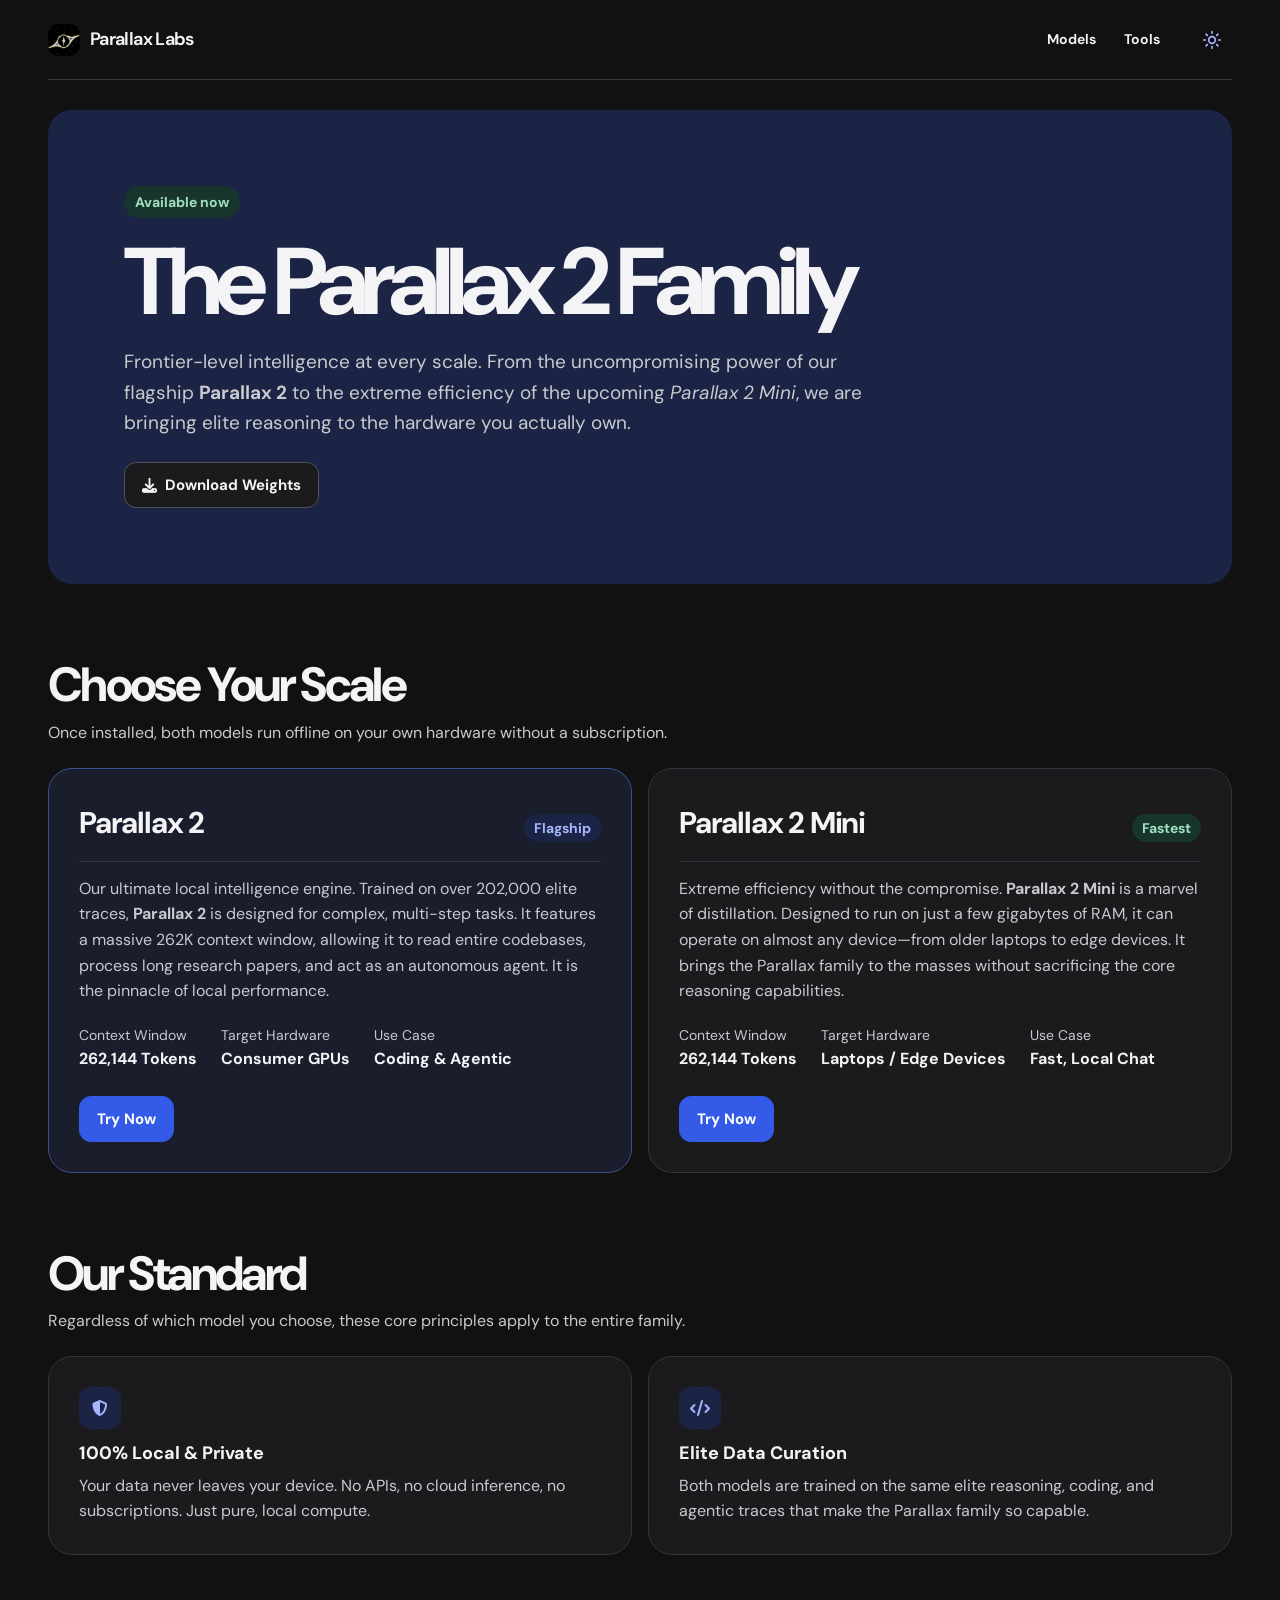
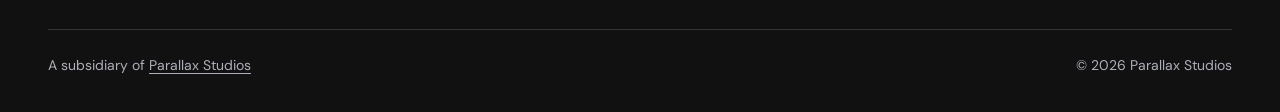
<file: current.html>
<!DOCTYPE html>
<html lang="en">
<head>
<meta charset="UTF-8">
<meta name="viewport" content="width=device-width, initial-scale=1.0">
<script src="theme.js"></script>
<title>The Parallax 2 Family — Parallax Labs</title>
<meta name="description" content="The Parallax 2 Family: Frontier-level intelligence at every scale. Featuring Parallax 2 and the upcoming Parallax 2 Mini.">
<link rel="preconnect" href="https://fonts.googleapis.com">
<link rel="preconnect" href="https://fonts.gstatic.com" crossorigin>
<link href="https://fonts.googleapis.com/css2?family=JetBrains+Mono:wght@400;500;700&display=swap" rel="stylesheet">
<link rel="stylesheet" href="https://cdnjs.cloudflare.com/ajax/libs/font-awesome/6.5.1/css/all.min.css">
<link href="https://fonts.googleapis.com/css2?family=DM+Sans:wght@400;500;600;650;700;750;800&display=swap" rel="stylesheet">
<link rel="stylesheet" href="theme.css">
<link rel="stylesheet" href="site.css">
<link rel="stylesheet" href="product.css">

</head>
<body class="product">

  <div class="page">
    <header class="topbar">
      <a class="wordmark" href="index.html"><img class="brand-mark" src="parallax-logo.png" alt="" width="32" height="32">Parallax Labs</a>
      <nav aria-label="Main navigation">
        <a href="index.html#models">Models</a>
        <a href="index.html#tools">Tools</a>
      </nav>
      <button class="theme-toggle" type="button" data-theme-toggle aria-label="Switch to light mode" hidden></button>
    </header>

    <!-- HERO -->
    <main class="hero">
      <div class="badge available">Available now</div>
      <h1 class="logo-title">The Parallax 2 Family</h1>
      <p class="lede">
        Frontier-level intelligence at every scale. From the uncompromising power of our flagship <strong>Parallax 2</strong> to the extreme efficiency of the upcoming <em>Parallax 2 Mini</em>, we are bringing elite reasoning to the hardware you actually own.
      </p>
      <div class="actions">
        <a href="https://huggingface.co/parallaxlabs" target="_blank" class="btn"><i class="fa-solid fa-download"></i> Download Weights</a>
      </div>
    </main>

    <!-- MODEL SHOWCASE -->
    <section class="section">
      <div class="section-header">
        <h2 class="section-heading">Choose Your Scale</h2>
        <p class="section-sub">Once installed, both models run offline on your own hardware without a subscription.</p>
      </div>

      <div class="model-showcase">
        
        <!-- Parallax 2 -->
        <div class="model-card active">
          <div class="model-header">
            <div class="model-name">Parallax 2</div>
            <div class="model-tag">Flagship</div>
          </div>
          <p class="model-desc">
            Our ultimate local intelligence engine. Trained on over 202,000 elite traces, <strong>Parallax 2</strong> is designed for complex, multi-step tasks. It features a massive 262K context window, allowing it to read entire codebases, process long research papers, and act as an autonomous agent. It is the pinnacle of local performance.
          </p>
          <div class="model-specs-inline">
            <div class="inline-spec">
              <span class="inline-spec-label">Context Window</span>
              <span class="inline-spec-value">262,144 Tokens</span>
            </div>
            <div class="inline-spec">
              <span class="inline-spec-label">Target Hardware</span>
              <span class="inline-spec-value">Consumer GPUs</span>
            </div>
            <div class="inline-spec">
              <span class="inline-spec-label">Use Case</span>
              <span class="inline-spec-value">Coding & Agentic</span>
            </div>
          </div>
          <div class="actions">
            <a href="https://huggingface.co/parallaxlabs/parallax-2" target="_blank" class="btn btn-primary"></i> Try Now</a>
          </div>
        </div>

        <!-- Parallax 2 Mini -->
        <div class="model-card" id="parallax-2-mini">
          <div class="model-header">
            <div class="model-name">Parallax 2 Mini</div>
            <div class="model-tag green">Fastest</div>
          </div>
          <p class="model-desc">
            Extreme efficiency without the compromise. <strong>Parallax 2 Mini</strong> is a marvel of distillation. Designed to run on just a few gigabytes of RAM, it can operate on almost any device—from older laptops to edge devices. It brings the Parallax family to the masses without sacrificing the core reasoning capabilities.
          </p>
          <div class="model-specs-inline">
            <div class="inline-spec">
              <span class="inline-spec-label">Context Window</span>
              <span class="inline-spec-value">262,144 Tokens</span>
            </div>
            <div class="inline-spec">
              <span class="inline-spec-label">Target Hardware</span>
              <span class="inline-spec-value">Laptops / Edge Devices</span>
            </div>
            <div class="inline-spec">
              <span class="inline-spec-label">Use Case</span>
              <span class="inline-spec-value">Fast, Local Chat</span>
            </div>
          </div>
          <div class="actions">
            <a class="btn btn-primary" href="https://huggingface.co/parallaxlabs/parallax-2" target="_blank" rel="noopener">Try Now</a>
          </div>
        </div>

      </div>
    </section>

    <!-- SHARED PHILOSOPHY -->
    <section class="section">
      <div class="section-header">
        <h2 class="section-heading">Our Standard</h2>
        <p class="section-sub">Regardless of which model you choose, these core principles apply to the entire family.</p>
      </div>

      <div class="cap-grid">
        <div class="cap-card">
          <div class="cap-icon"><i class="fa-solid fa-shield-halved"></i></div>
          <div class="cap-title">100% Local & Private</div>
          <div class="cap-desc">Your data never leaves your device. No APIs, no cloud inference, no subscriptions. Just pure, local compute.</div>
        </div>
        <div class="cap-card">
          <div class="cap-icon"><i class="fa-solid fa-code"></i></div>
          <div class="cap-title">Elite Data Curation</div>
          <div class="cap-desc">Both models are trained on the same elite reasoning, coding, and agentic traces that make the Parallax family so capable.</div>
        </div>
      </div>
    </section>

    <footer class="footer">
      <span>A subsidiary of <a href="https://parallaxstudios.xyz">Parallax Studios</a></span>
      <span>© 2026 Parallax Studios</span>
    </footer>
  </div>

</body>
</html>
</file>
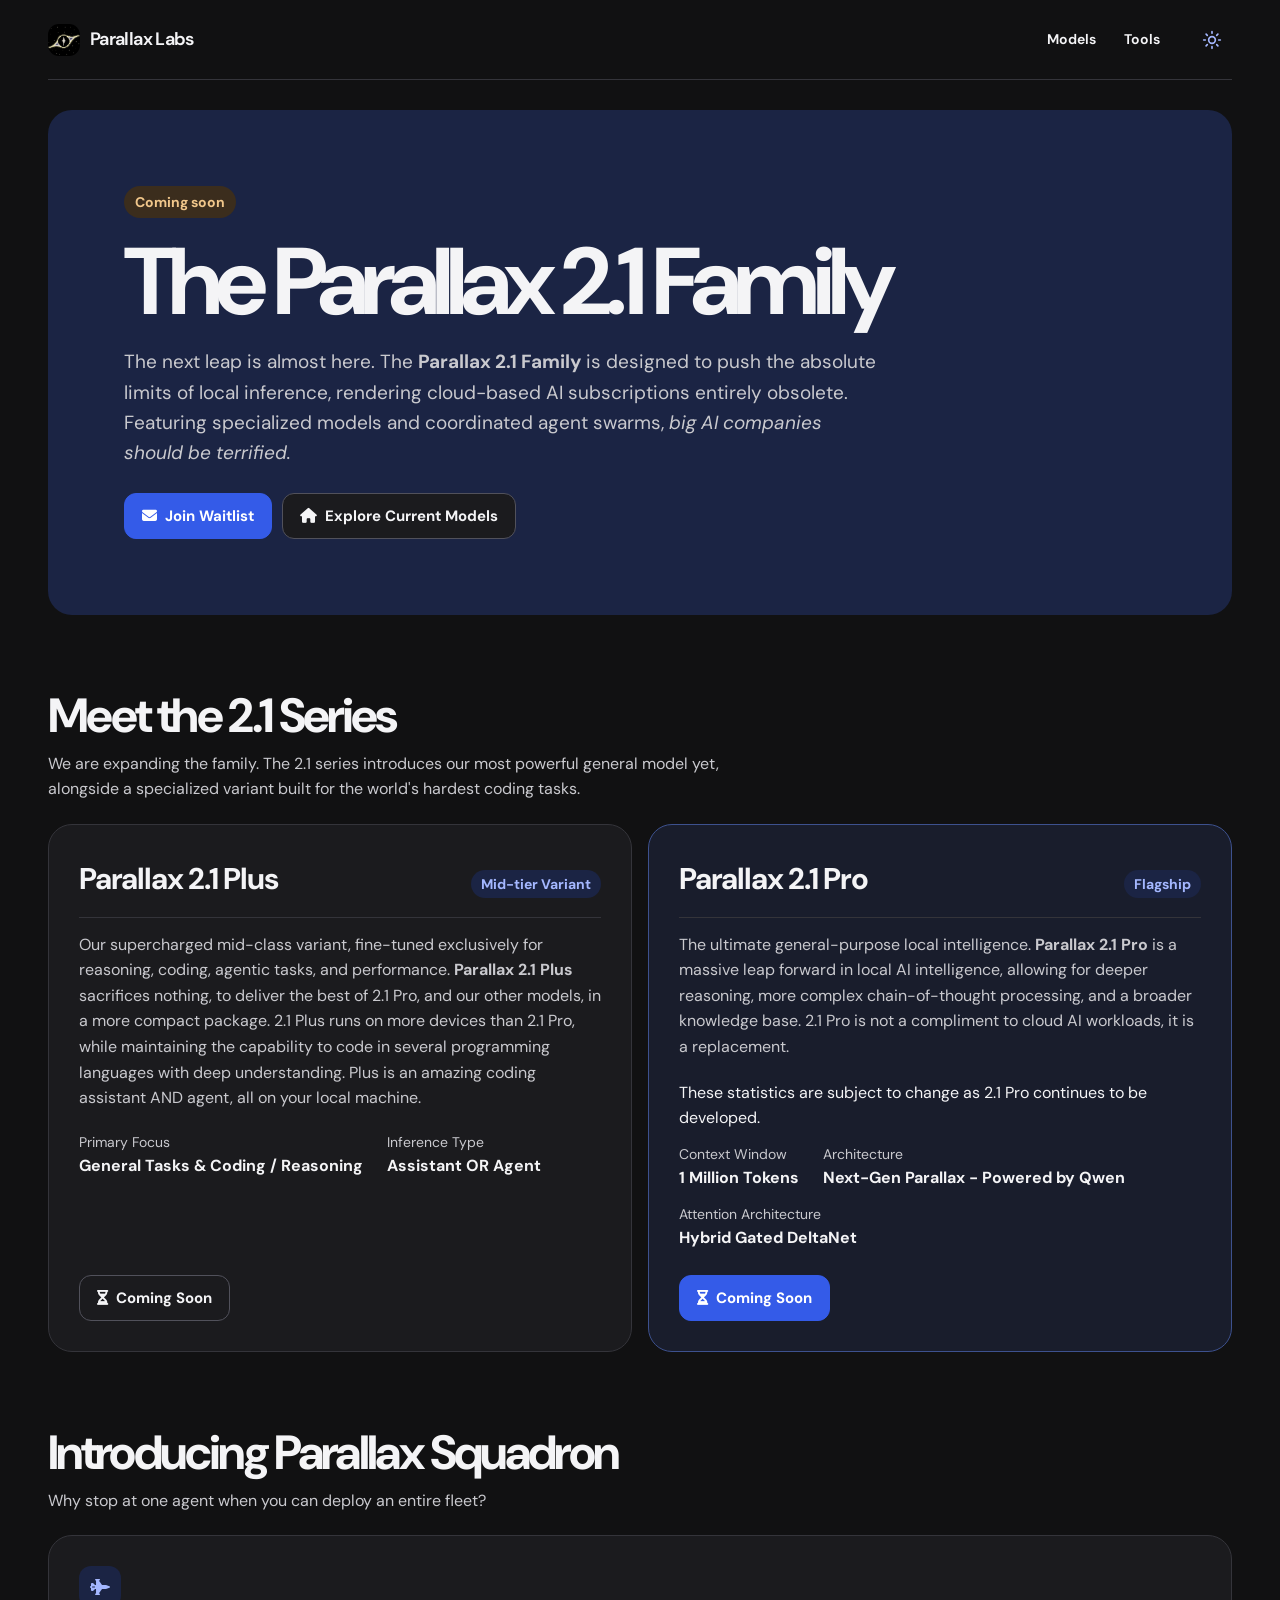
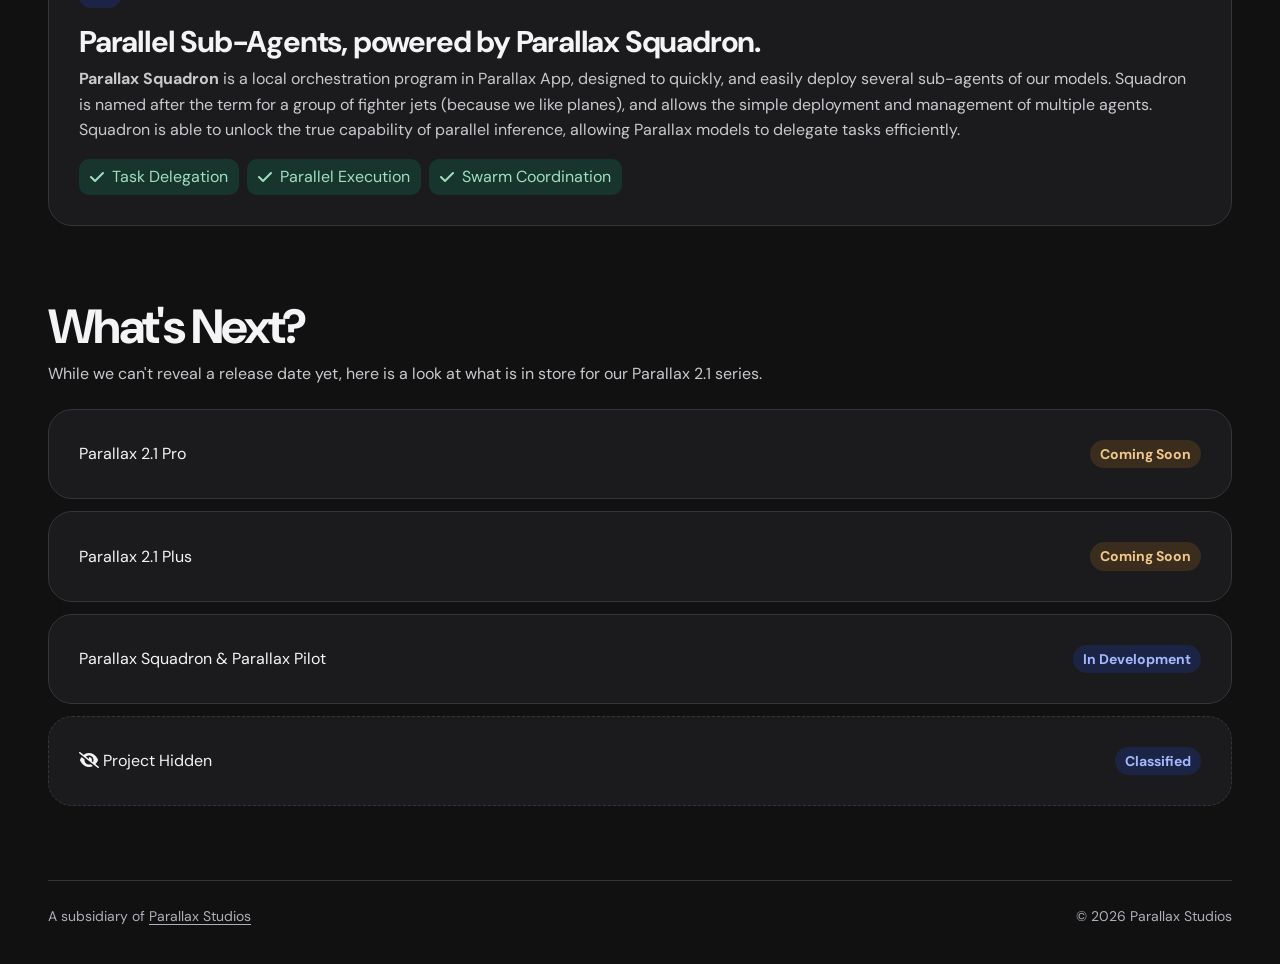
<file: next.html>
<!DOCTYPE html>
<html lang="en">
<head>
<meta charset="UTF-8">
<meta name="viewport" content="width=device-width, initial-scale=1.0">
<script src="theme.js"></script>
<title>The Parallax 2.1 Family — The Next Leap</title>
<meta name="description" content="Explore Parallax 2.1 Pro, Parallax 2.1 Plus, and the upcoming Parallax Squadron.">
<link rel="preconnect" href="https://fonts.googleapis.com">
<link rel="preconnect" href="https://fonts.gstatic.com" crossorigin>
<link href="https://fonts.googleapis.com/css2?family=JetBrains+Mono:wght@400;500;700&display=swap" rel="stylesheet">
<link rel="stylesheet" href="https://cdnjs.cloudflare.com/ajax/libs/font-awesome/6.5.1/css/all.min.css">
<link href="https://fonts.googleapis.com/css2?family=DM+Sans:wght@400;500;600;650;700;750;800&display=swap" rel="stylesheet">
<link rel="stylesheet" href="theme.css">
<link rel="stylesheet" href="site.css">
<link rel="stylesheet" href="product.css">

</head>
<body class="product">

  <div class="page">
    <header class="topbar">
      <a class="wordmark" href="index.html"><img class="brand-mark" src="parallax-logo.png" alt="" width="32" height="32">Parallax Labs</a>
      <nav aria-label="Main navigation">
        <a href="index.html#models">Models</a>
        <a href="index.html#tools">Tools</a>
      </nav>
      <button class="theme-toggle" type="button" data-theme-toggle aria-label="Switch to light mode" hidden></button>
    </header>

    <!-- HERO -->
    <main class="hero">
      <div class="badge upcoming">Coming soon</div>
      <h1 class="logo-title">The Parallax 2.1 Family</h1>
      <p class="lede">
        The next leap is almost here. The <strong>Parallax 2.1 Family</strong> is designed to push the absolute limits of local inference, rendering cloud-based AI subscriptions entirely obsolete. Featuring specialized models and coordinated agent swarms, <em>big AI companies should be terrified.</em>
      </p>
      <div class="actions">
        <button class="btn btn-primary" onclick="alert('The waitlist for the Parallax 2.1 Family is currently closed.')"><i class="fa-solid fa-envelope"></i> Join Waitlist</button>
        <a href="index.html" class="btn"><i class="fa-solid fa-house"></i> Explore Current Models</a>
      </div>
    </main>

    <!-- THE MODELS -->
    <section class="section">
      <div class="section-header">
        <h2 class="section-heading">Meet the 2.1 Series</h2>
        <p class="section-sub">We are expanding the family. The 2.1 series introduces our most powerful general model yet, alongside a specialized variant built for the world's hardest coding tasks.</p>
      </div>

      <div class="model-showcase">
        
        <!-- Parallax 2.1 Plus -->
        <div class="model-card">
          <div class="model-header">
            <div class="model-name">Parallax 2.1 Plus</div>
            <div class="model-tag">Mid-tier Variant</div>
          </div>
          <p class="model-desc">
            Our supercharged mid-class variant, fine-tuned exclusively for reasoning, coding, agentic tasks, and performance. <strong>Parallax 2.1 Plus</strong> sacrifices nothing, to deliver the best of 2.1 Pro, and our other models, in a more compact package. 2.1 Plus runs on more devices than 2.1 Pro, while maintaining the capability to code in several programming languages with deep understanding. Plus is an amazing coding assistant AND agent, all on your local machine.
          </p>
          <div class="model-specs-inline">
            <div class="inline-spec">
              <span class="inline-spec-label">Primary Focus</span>
              <span class="inline-spec-value">General Tasks & Coding / Reasoning</span>
            </div>
            <div class="inline-spec">
              <span class="inline-spec-label">Inference Type</span>
              <span class="inline-spec-value">Assistant OR Agent</span>
            </div>
          </div>
          <a href="#" onclick="alert('Parallax 2.1 Plus is not yet available for download.')" class="btn" style="width: fit-content;"><i class="fa-solid fa-hourglass-half"></i> Coming Soon</a>
        </div>

        <!-- Parallax 2.1 Pro -->
        <div class="model-card featured">
          <div class="model-header">
            <div class="model-name">Parallax 2.1 Pro</div>
            <div class="model-tag">Flagship</div>
          </div>
          <p class="model-desc">
            The ultimate general-purpose local intelligence. <strong>Parallax 2.1 Pro</strong> is a massive leap forward in local AI intelligence, allowing for deeper reasoning, more complex chain-of-thought processing, and a broader knowledge base. 2.1 Pro is not a compliment to cloud AI workloads, it is a replacement.
          </p>
          <div class="model-specs-inline">
            <p>These statistics are subject to change as 2.1 Pro continues to be developed.</p>
            <div class="inline-spec">
              <span class="inline-spec-label">Context Window</span>
              <span class="inline-spec-value">1 Million Tokens</span>
            </div>
            <div class="inline-spec">
              <span class="inline-spec-label">Architecture</span>
              <span class="inline-spec-value">Next-Gen Parallax - Powered by Qwen</span>
            </div>
            <div class="inline-spec">
              <span class="inline-spec-label">Attention Architecture</span>
              <span class="inline-spec-value">Hybrid Gated DeltaNet</span>
            </div>
          </div>
          <a href="#" onclick="alert('Parallax 2.1 Pro is not yet available for download.')" class="btn btn-primary" style="width: fit-content;"><i class="fa-solid fa-hourglass-half"></i> Coming Soon</a>
        </div>

      </div>
    </section>

    <!-- SQUADRON -->
    <section class="section">
      <div class="section-header">
        <h2 class="section-heading">Introducing Parallax Squadron</h2>
        <p class="section-sub">Why stop at one agent when you can deploy an entire fleet?</p>
      </div>

      <div class="squadron-box">
        <div class="squadron-icon"><i class="fa-solid fa-jet-fighter"></i></div>
        <h3 class="squadron-title">Parallel Sub-Agents, powered by Parallax Squadron.</h3>
        <p class="squadron-desc">
          <strong>Parallax Squadron</strong> is a local orchestration program in Parallax App, designed to quickly, and easily deploy several sub-agents of our models. Squadron is named after the term for a group of fighter jets (because we like planes), and allows the simple deployment and management of multiple agents. Squadron is able to unlock the true capability of parallel inference, allowing Parallax models to delegate tasks efficiently.
        </p>
        <div class="squadron-features">
          <div class="squadron-feature"><i class="fa-solid fa-check"></i> Task Delegation</div>
          <div class="squadron-feature"><i class="fa-solid fa-check"></i> Parallel Execution</div>
          <div class="squadron-feature"><i class="fa-solid fa-check"></i> Swarm Coordination</div>
        </div>
      </div>
    </section>

    <!-- ROADMAP -->
    <section class="section">
      <div class="section-header">
        <h2 class="section-heading">What's Next?</h2>
        <p class="section-sub">While we can't reveal a release date yet, here is a look at what is in store for our Parallax 2.1 series.</p>
      </div>

      <div class="roadmap-list">
        <div class="roadmap-item">
          <span class="roadmap-label">Parallax 2.1 Pro</span>
          <span class="roadmap-status upcoming">Coming Soon</span>
        </div>
        <div class="roadmap-item">
          <span class="roadmap-label">Parallax 2.1 Plus</span>
          <span class="roadmap-status upcoming">Coming Soon</span>
        </div>
        <div class="roadmap-item">
          <span class="roadmap-label">Parallax Squadron & Parallax Pilot</span>
          <span class="roadmap-status">In Development</span>
        </div>
        <div class="roadmap-item classified">
          <span class="roadmap-label"><i class="fa-solid fa-eye-slash"></i> Project Hidden</span>
          <span class="roadmap-status">Classified</span>
        </div>
      </div>
    </section>

    <footer class="footer">
      <span>A subsidiary of <a href="https://parallaxstudios.xyz">Parallax Studios</a></span>
      <span>© 2026 Parallax Studios</span>
    </footer>
  </div>

</body>
</html>
</file>
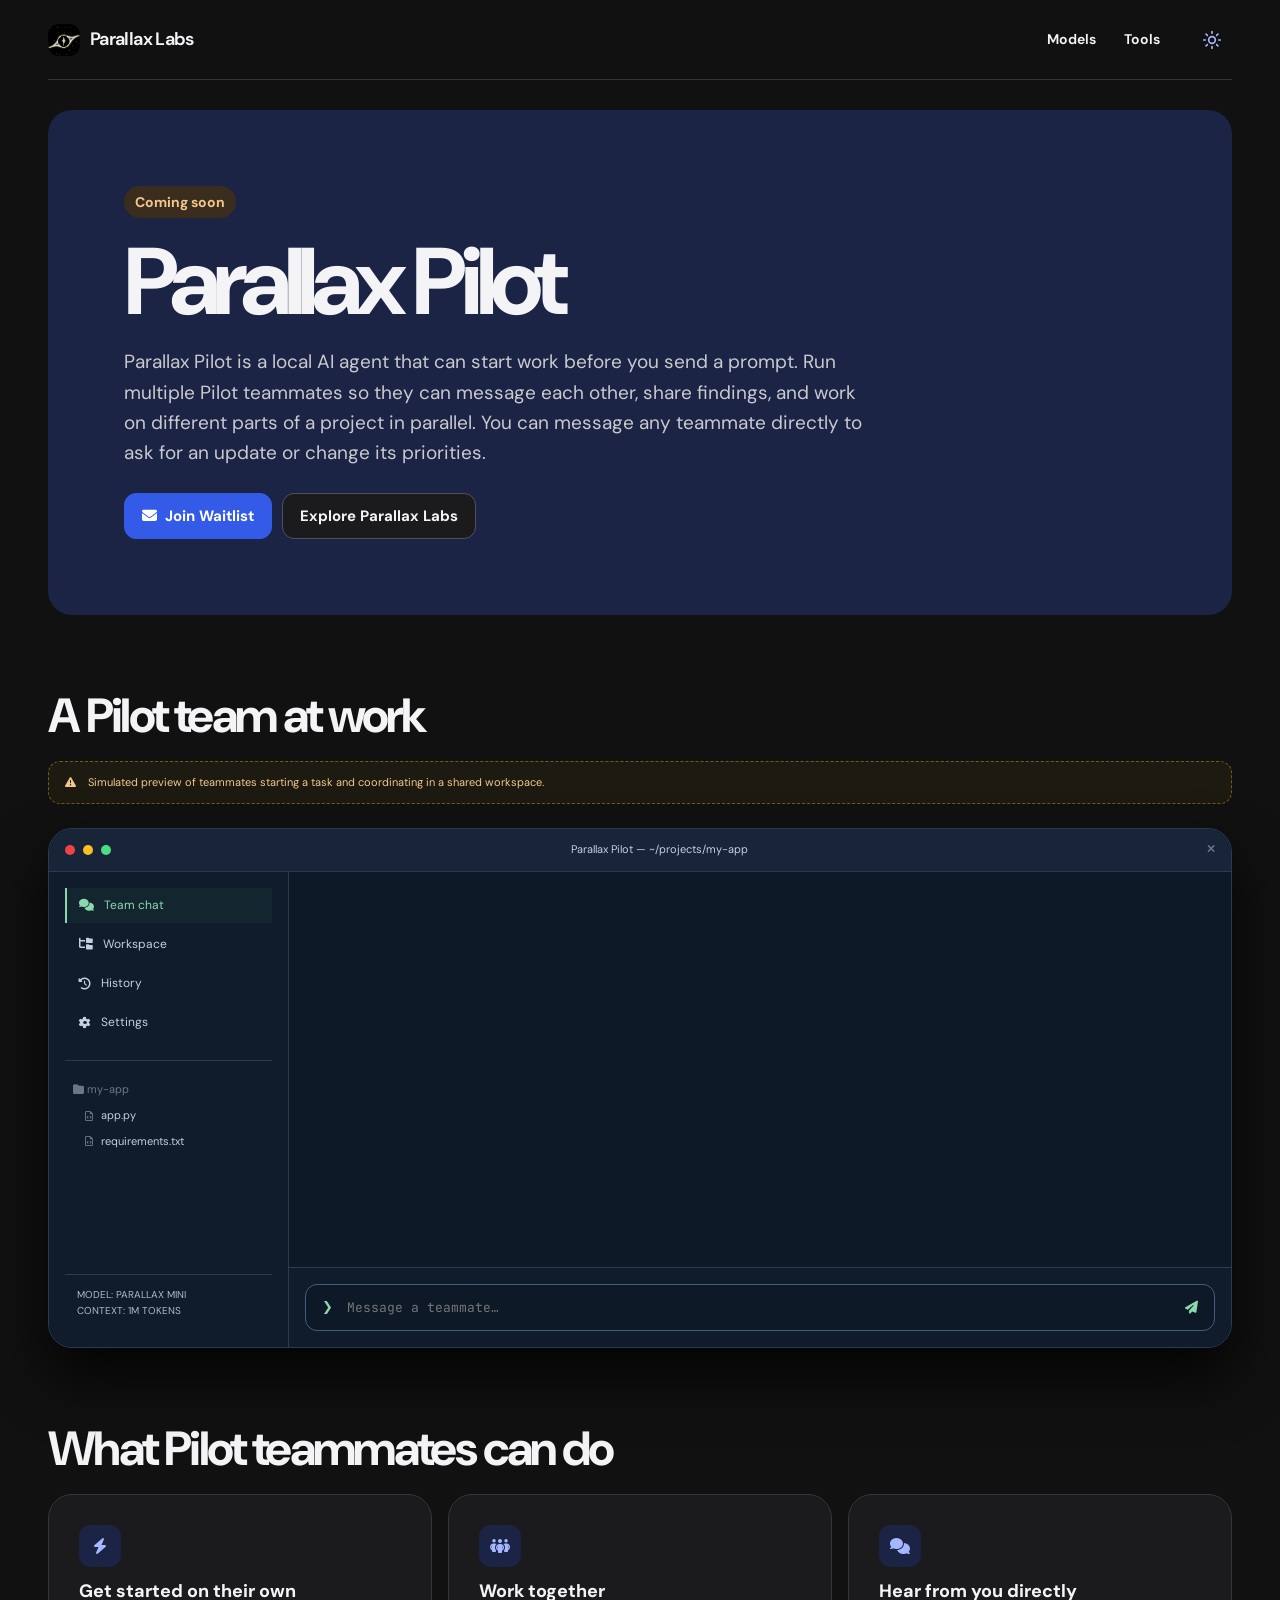
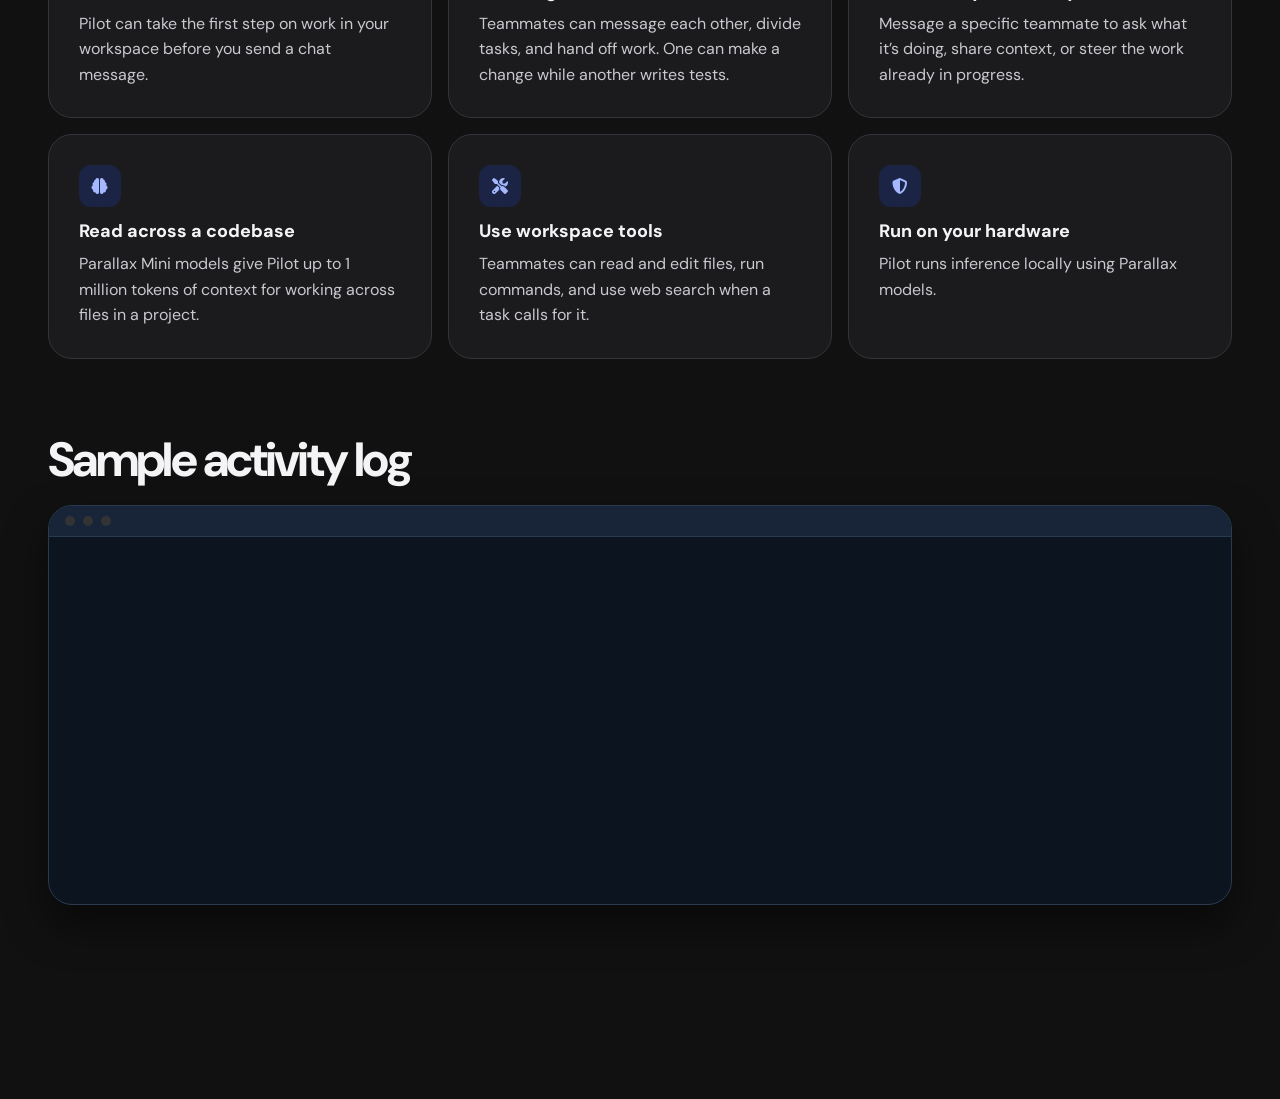
<file: pilot.html>
<!DOCTYPE html>
<html lang="en">
<head>
<meta charset="UTF-8">
<meta name="viewport" content="width=device-width, initial-scale=1.0">
<script src="theme.js"></script>
<title>Parallax Pilot — Autonomous AI Teammates</title>
<meta name="description" content="Parallax Pilot is a local AI agent that can start work before you send a prompt and work alongside teammates you can message directly.">
<link rel="preconnect" href="https://fonts.googleapis.com">
<link rel="preconnect" href="https://fonts.gstatic.com" crossorigin>
<link href="https://fonts.googleapis.com/css2?family=JetBrains+Mono:wght@400;500;700&display=swap" rel="stylesheet">
<link rel="stylesheet" href="https://cdnjs.cloudflare.com/ajax/libs/font-awesome/6.5.1/css/all.min.css">
<link href="https://fonts.googleapis.com/css2?family=DM+Sans:wght@400;500;600;650;700;750;800&display=swap" rel="stylesheet">
<link rel="stylesheet" href="theme.css">
<link rel="stylesheet" href="site.css">
<link rel="stylesheet" href="product.css">
<style>
  /* ── PILOT GUI DEMO ── */
  .demo-wrapper {
    display: flex;
    flex-direction: column;
    width: 100%;
  }
  .demo-disclaimer {
    font-size: 11px;
    color: var(--accent-amber);
    border: 1px dashed rgba(251, 191, 36, 0.4);
    padding: 12px 16px;
    margin-bottom: 24px;
    background: rgba(251, 191, 36, 0.05);
    display: flex;
    align-items: center;
    gap: 12px;
  }
  
  .gui-window {
    background: #0c1420;
    border: 1px solid var(--line);
    box-shadow: 0 30px 60px rgba(0,0,0,0.8);
    display: flex;
    flex-direction: column;
    height: 520px;
    overflow: hidden;
    position: relative;
  }
  
  .gui-titlebar {
    background: #182538;
    padding: 12px 16px;
    border-bottom: 1px solid var(--line);
    display: flex;
    justify-content: space-between;
    align-items: center;
    font-size: 11px;
    color: var(--text-dim2);
    z-index: 2;
  }
  .gui-dots { display: flex; gap: 8px; }
  .gui-dot { width: 10px; height: 10px; border-radius: 50%; background: #333; }
  .gui-dot.red { background: #ef4444; }
  .gui-dot.yellow { background: #fbbf24; }
  .gui-dot.green { background: #4ade80; }
  
  .gui-body {
    display: flex;
    flex: 1;
    overflow: hidden;
    position: relative;
  }
  
  .gui-sidebar {
    width: 240px;
    background: #101b2b;
    border-right: 1px solid var(--line);
    padding: 16px;
    display: flex;
    flex-direction: column;
    gap: 4px;
    z-index: 2;
  }
  .gui-nav-item {
    padding: 8px 12px;
    font-size: 12px;
    color: var(--text-dim2);
    display: flex;
    align-items: center;
    gap: 10px;
    cursor: pointer;
    transition: all 0.2s;
    border-left: 2px solid transparent;
  }
  .gui-nav-item:hover { background: rgba(255,255,255,0.03); color: var(--text); }
  .gui-nav-item.active {
    background: rgba(74, 222, 128, 0.05);
    color: var(--accent-green);
    border-left-color: var(--accent-green);
  }
  
  .gui-file-tree {
    margin-top: 16px;
    padding-top: 16px;
    border-top: 1px solid var(--line);
    font-size: 11px;
    color: var(--text-dim2);
    flex: 1;
    overflow-y: auto;
  }
  .gui-file-item {
    padding: 4px 8px;
    display: flex;
    align-items: center;
    gap: 8px;
  }
  .gui-file-item i { font-size: 10px; opacity: 0.5; }
  .gui-file-item.new { color: var(--accent-green); animation: fadeIn 0.5s; }
  @keyframes fadeIn { from { opacity: 0; transform: translateX(-10px); } to { opacity: 1; transform: translateX(0); } }
  
  .gui-model-info {
    margin-top: auto; padding: 12px; border-top: 1px solid var(--line); 
    font-size: 10px; color: var(--text-dimmer);
  }
  
  .gui-main {
    flex: 1;
    display: flex;
    flex-direction: column;
    background: var(--bg);
    z-index: 1;
  }
  
  .gui-chat {
    flex: 1;
    padding: 24px;
    overflow-y: auto;
    display: flex;
    flex-direction: column;
    gap: 16px;
    font-size: 13px;
  }
  
  .chat-msg {
    display: flex;
    flex-direction: column;
    gap: 4px;
    max-width: 95%;
    animation: slideUp 0.3s var(--ease);
  }
  @keyframes slideUp { from { opacity: 0; transform: translateY(10px); } to { opacity: 1; transform: translateY(0); } }
  
  .chat-msg.user { align-self: flex-end; align-items: flex-end; }
  .chat-msg.agent { align-self: flex-start; }
  
  .chat-bubble {
    padding: 12px 16px;
    line-height: 1.6;
    white-space: pre-wrap;
  }
  .chat-msg.user .chat-bubble {
    background: var(--line-bright);
    color: var(--text);
    border-right: 2px solid var(--text);
  }
  .chat-msg.agent .chat-bubble {
    background: #172639;
    border: 1px solid var(--line);
    border-left: 2px solid var(--accent-green);
    color: var(--text-dim2);
  }
  
  .thinking {
    color: var(--accent-amber);
    font-style: italic;
    font-size: 12px;
    display: flex;
    align-items: center;
    gap: 8px;
  }
  
  .tool-call {
    margin-top: 8px;
    background: #101b2b;
    border: 1px solid var(--line);
    padding: 12px;
    font-size: 11px;
    font-family: var(--mono);
    width: 100%;
    animation: slideUp 0.3s;
  }
  .tool-header {
    color: var(--accent-amber);
    display: flex;
    align-items: center;
    gap: 8px;
    margin-bottom: 8px;
    font-weight: 700;
  }
  .tool-body { color: var(--text-dimmer); white-space: pre-wrap; }
  .tool-body.success { color: var(--accent-green); }

  /* Simulated Code Editor Overlay inside GUI */
  .gui-code-editor {
    position: absolute;
    top: 0; right: 0; bottom: 0; left: 240px;
    background: #0c1420;
    z-index: 10;
    display: flex;
    flex-direction: column;
    transform: translateY(100%);
    transition: transform 0.4s var(--ease);
    border-left: 1px solid var(--line);
  }
  .gui-code-editor.open { transform: translateY(0); }
  .editor-header {
    padding: 8px 16px;
    background: #182538;
    border-bottom: 1px solid var(--line);
    font-size: 11px;
    color: var(--text-dim2);
    display: flex;
    justify-content: space-between;
    align-items: center;
  }
  .editor-close { cursor: pointer; color: var(--text-dimmer); }
  .editor-close:hover { color: var(--text); }
  .editor-body {
    padding: 16px;
    font-size: 12px;
    color: var(--text-dim2);
    overflow-y: auto;
    flex: 1;
    white-space: pre;
    line-height: 1.5;
  }
  .editor-body .line-num { color: var(--line-bright); margin-right: 16px; user-select: none; }
  .editor-body .kw { color: #c678dd; }
  .editor-body .str { color: #98c379; }
  .editor-body .fn { color: #61afef; }
  .editor-body .cm { color: var(--text-dimmer); }

  .gui-input-area {
    padding: 16px;
    border-top: 1px solid var(--line);
    background: #101b2b;
    z-index: 2;
  }
  .gui-input-box {
    background: var(--bg);
    border: 1px solid var(--line-bright);
    padding: 12px 16px;
    display: flex;
    align-items: center;
    gap: 12px;
    color: var(--text-dim2);
    font-size: 13px;
    position: relative;
  }
  .gui-input-box input {
    background: transparent; border: none; outline: none;
    color: var(--text); font-family: var(--mono); font-size: 13px; width: 100%;
  }
  .gui-send-btn {
    color: var(--accent-green); cursor: pointer; transition: 0.2s;
  }
  .gui-send-btn:hover { text-shadow: 0 0 10px var(--accent-green); }

  /* ── TERMINAL PREVIEW ── */
  .terminal {
    background: #0c1420;
    border: 1px solid var(--line);
    overflow: hidden;
    font-family: var(--mono);
    font-size: 13px;
    box-shadow: 0 20px 40px rgba(0,0,0,0.5);
    height: 400px;
    display: flex;
    flex-direction: column;
  }
  .term-header {
    background: #182538; padding: 10px 16px; border-bottom: 1px solid var(--line);
    display: flex; gap: 8px; align-items: center;
    flex-shrink: 0;
  }
  .term-dot { width: 10px; height: 10px; border-radius: 50%; background: #333; }
  .term-body { 
    padding: 24px; 
    color: var(--text-dim2); 
    line-height: 1.8; 
    overflow-y: auto; 
    flex: 1;
  }
  .term-prompt { color: var(--accent-green); }
  .term-cmd { color: var(--text); }
  .term-out { color: var(--text-dimmer); }
  .term-success { color: var(--accent-green); }
  .term-cursor {
    display: inline-block; width: 8px; height: 15px; background: var(--text);
    vertical-align: text-bottom; animation: blink 1s step-end infinite;
  }
  @keyframes blink { 0%, 100% { opacity: 1; } 50% { opacity: 0; } }

  /* ── MOBILE ── */
  @media (max-width: 768px) {
    
    .gui-sidebar { display: none; }
    .gui-code-editor { left: 0; }
    .gui-window { height: 450px; }
    .gui-chat { padding: 16px; }
    .term-body { padding: 16px; font-size: 12px; }
  }

  .gui-window, .terminal { border-radius: var(--radius); }
  .demo-disclaimer, .gui-input-box, .chat-bubble, .tool-call { border-radius: 12px; }
  .gui-window, .terminal {
    --bg: #0e1928;
    --text: #edf4ff;
    --text-dim2: #c2d0e2;
    --text-dimmer: #aabbd0;
    --line: #2a3b50;
    --line-bright: #425d7b;
    --accent-green: #8bd8ac;
    color: var(--text);
    color-scheme: dark;
  }
</style>
</head>
<body class="product">

  <div class="page">
    <header class="topbar">
      <a class="wordmark" href="index.html"><img class="brand-mark" src="parallax-logo.png" alt="" width="32" height="32">Parallax Labs</a>
      <nav aria-label="Main navigation">
        <a href="index.html#models">Models</a>
        <a href="index.html#tools">Tools</a>
      </nav>
      <button class="theme-toggle" type="button" data-theme-toggle aria-label="Switch to light mode" hidden></button>
    </header>

    <main class="hero">
      <div class="badge upcoming">Coming soon</div>
      <h1 class="logo-title">Parallax Pilot</h1>
      <p class="lede">
        Parallax Pilot is a local AI agent that can start work before you send a prompt. Run multiple Pilot teammates so they can message each other, share findings, and work on different parts of a project in parallel. You can message any teammate directly to ask for an update or change its priorities.
      </p>
      <div class="actions">
        <button class="btn btn-primary" onclick="alert('The Parallax Pilot waitlist is currently closed.')"><i class="fa-solid fa-envelope"></i> Join Waitlist</button>
        <a href="index.html" class="btn">Explore Parallax Labs</a>
      </div>
    </main>

    <!-- PILOT GUI DEMO -->
    <section class="section">
      <h2 class="section-title">A Pilot team at work</h2>
      <div class="demo-wrapper">
        
        <div class="demo-disclaimer">
          <i class="fa-solid fa-triangle-exclamation"></i>
          <span>Simulated preview of teammates starting a task and coordinating in a shared workspace.</span>
        </div>

        <div class="gui-window" id="guiWindow">
          <div class="gui-titlebar">
            <div class="gui-dots">
              <div class="gui-dot red"></div>
              <div class="gui-dot yellow"></div>
              <div class="gui-dot green"></div>
            </div>
            <span>Parallax Pilot — ~/projects/my-app</span>
            <i class="fa-solid fa-xmark" style="opacity: 0.5;"></i>
          </div>
          
          <div class="gui-body">
            <div class="gui-sidebar">
              <div class="gui-nav-item active"><i class="fa-solid fa-comments"></i> Team chat</div>
              <div class="gui-nav-item"><i class="fa-solid fa-folder-tree"></i> Workspace</div>
              <div class="gui-nav-item"><i class="fa-solid fa-clock-rotate-left"></i> History</div>
              <div class="gui-nav-item"><i class="fa-solid fa-gear"></i> Settings</div>
              
              <div class="gui-file-tree" id="fileTree">
                <div style="padding: 4px 8px; opacity: 0.5;"><i class="fa-solid fa-folder"></i> my-app</div>
                <div class="gui-file-item" style="margin-left: 12px;"><i class="fa-regular fa-file-code"></i> app.py</div>
                <div class="gui-file-item" style="margin-left: 12px;"><i class="fa-regular fa-file-code"></i> requirements.txt</div>
                <!-- New files injected here -->
              </div>

              <div class="gui-model-info">
                MODEL: PARALLAX MINI<br>CONTEXT: 1M TOKENS
              </div>
            </div>
            
            <div class="gui-main">
              <div class="gui-chat" id="demoChat">
                <!-- Chat messages injected via JS -->
              </div>
              <div class="gui-input-area">
                <div class="gui-input-box">
                  <span style="color: var(--accent-green);">❯</span>
                  <input type="text" aria-label="Simulated team message" readonly placeholder="Message a teammate…">
                  <i class="fa-solid fa-paper-plane gui-send-btn"></i>
                </div>
              </div>
            </div>

            <!-- Simulated Code Editor Overlay -->
            <div class="gui-code-editor" id="codeEditor">
              <div class="editor-header">
                <span><i class="fa-regular fa-file-code"></i> test_empty_state.py</span>
                <span class="editor-close" onclick="document.getElementById('codeEditor').classList.remove('open')"><i class="fa-solid fa-xmark"></i></span>
              </div>
              <div class="editor-body">
<span class="line-num">1</span><span class="kw">from</span> app <span class="kw">import</span> render_tasks
<span class="line-num">2</span>
<span class="line-num">3</span><span class="kw">def</span> <span class="fn">test_empty_state</span>():
<span class="line-num">4</span>    <span class="kw">assert</span> render_tasks([]) == <span class="str">"No tasks yet."</span>
              </div>
            </div>

          </div>
        </div>
      </div>
    </section>

    <!-- FEATURES GRID -->
    <section class="section">
      <h2 class="section-title">What Pilot teammates can do</h2>
      <div class="features-grid">
        <div class="feature-card">
          <div class="feature-icon"><i class="fa-solid fa-bolt"></i></div>
          <h3 class="feature-title">Get started on their own</h3>
          <p class="feature-desc">Pilot can take the first step on work in your workspace before you send a chat message.</p>
        </div>
        <div class="feature-card">
          <div class="feature-icon"><i class="fa-solid fa-people-group"></i></div>
          <h3 class="feature-title">Work together</h3>
          <p class="feature-desc">Teammates can message each other, divide tasks, and hand off work. One can make a change while another writes tests.</p>
        </div>
        <div class="feature-card">
          <div class="feature-icon"><i class="fa-solid fa-comments"></i></div>
          <h3 class="feature-title">Hear from you directly</h3>
          <p class="feature-desc">Message a specific teammate to ask what it’s doing, share context, or steer the work already in progress.</p>
        </div>
        <div class="feature-card">
          <div class="feature-icon"><i class="fa-solid fa-brain"></i></div>
          <h3 class="feature-title">Read across a codebase</h3>
          <p class="feature-desc">Parallax Mini models give Pilot up to 1 million tokens of context for working across files in a project.</p>
        </div>
        <div class="feature-card">
          <div class="feature-icon"><i class="fa-solid fa-screwdriver-wrench"></i></div>
          <h3 class="feature-title">Use workspace tools</h3>
          <p class="feature-desc">Teammates can read and edit files, run commands, and use web search when a task calls for it.</p>
        </div>
        <div class="feature-card">
          <div class="feature-icon"><i class="fa-solid fa-shield-halved"></i></div>
          <h3 class="feature-title">Run on your hardware</h3>
          <p class="feature-desc">Pilot runs inference locally using Parallax models.</p>
        </div>
      </div>
    </section>

    <!-- TERMINAL -->
    <section class="section" style="border-bottom: none; padding-bottom: 120px;">
      <h2 class="section-title">Sample activity log</h2>
      <div class="terminal" id="terminalWindow">
        <div class="term-header">
          <div class="term-dot"></div>
          <div class="term-dot"></div>
          <div class="term-dot"></div>
        </div>
        <div class="term-body" id="terminalBody">
          <!-- Content injected via JS -->
        </div>
      </div>
    </section>
  </div>

<script>
const sleep = (ms) => new Promise(resolve => setTimeout(resolve, ms));

const demoChat = document.getElementById('demoChat');
const fileTree = document.getElementById('fileTree');
const codeEditor = document.getElementById('codeEditor');

const teamMessages = [
  ['Planner', 'I spotted an empty-list bug in the task tracker and started checking it. Builder, can you handle the fix? Reviewer, could you cover the test?'],
  ['Builder', 'I’ll update the empty state. Reviewer, I’ll share the change when it’s ready.'],
  ['Reviewer', 'I’ll write a test for the empty list while you work on the fix.'],
  ['You', '@Reviewer Can you also check that existing tasks still render?'],
  ['Reviewer', 'Yes. The new test covers the empty list, and I confirmed existing tasks still render.'],
];

async function runGUIDemo() {
  for (const [speaker, message] of teamMessages) {
    await sleep(950);
    const row = document.createElement('div');
    row.className = speaker === 'You' ? 'chat-msg user' : 'chat-msg agent';
    const bubble = document.createElement('div');
    bubble.className = 'chat-bubble';
    const name = document.createElement('strong');
    name.textContent = speaker;
    bubble.append(name, document.createElement('br'), message);
    row.appendChild(bubble);
    demoChat.appendChild(row);
    demoChat.scrollTop = demoChat.scrollHeight;
  }

  const newFile = document.createElement('div');
  newFile.className = 'gui-file-item new';
  newFile.style.marginLeft = '12px';
  newFile.textContent = 'test_empty_state.py';
  fileTree.appendChild(newFile);

  await sleep(1500);
  codeEditor.classList.add('open');
}

const guiObserver = new IntersectionObserver((entries) => {
  if (entries[0].isIntersecting) {
    runGUIDemo();
    guiObserver.disconnect();
  }
}, { threshold: 0.5 });

guiObserver.observe(document.getElementById('guiWindow'));


// ── 6. TERMINAL TYPEWRITER ──
const termBody = document.getElementById('terminalBody');
const termLines = [
  { text: '[Planner] Started checking the task tracker.', class: 'term-cmd', typeSpeed: 16 },
  { text: '[Planner to Builder] Fix the empty-list state.', class: 'term-out', typeSpeed: 15 },
  { text: '[Planner to Reviewer] Add an empty-state test.', class: 'term-out', typeSpeed: 15 },
  { text: '[You to Reviewer] Check that existing tasks still render.', class: 'term-cmd', typeSpeed: 16 },
  { text: '[Builder] Updated the empty state.', class: 'term-success', typeSpeed: 15 },
  { text: '[Reviewer] Empty and populated list checks passed.', class: 'term-success', typeSpeed: 15 }
];

async function runTerminalDemo() {
  await sleep(500);
  
  for (let i = 0; i < termLines.length; i++) {
    const line = termLines[i];
    const div = document.createElement('div');
    div.className = line.class;
    termBody.appendChild(div);
    
    // Type out this line
    await new Promise(resolve => {
      let charI = 0;
      const text = line.text;
      function typeChar() {
        if (charI < text.length) {
          div.innerHTML += text.charAt(charI).replace('\n', '<br>');
          charI++;
          // Randomize speed slightly for realism
          const speed = line.typeSpeed + (Math.random() * 20 - 10);
          setTimeout(typeChar, Math.max(5, speed));
        } else {
          resolve();
        }
      }
      typeChar();
    });
    
    // Pause between lines
    await sleep(400);
    termBody.scrollTop = termBody.scrollHeight;
  }
  
  // Add blinking cursor at the end
  const cursorDiv = document.createElement('div');
  cursorDiv.innerHTML = '<span class="term-cursor"></span>';
  termBody.appendChild(cursorDiv);
}

const termObserver = new IntersectionObserver((entries) => {
  if (entries[0].isIntersecting) {
    runTerminalDemo();
    termObserver.disconnect();
  }
}, { threshold: 0.5 });

termObserver.observe(document.getElementById('terminalWindow'));
</script>
</body>
</html>
</file>
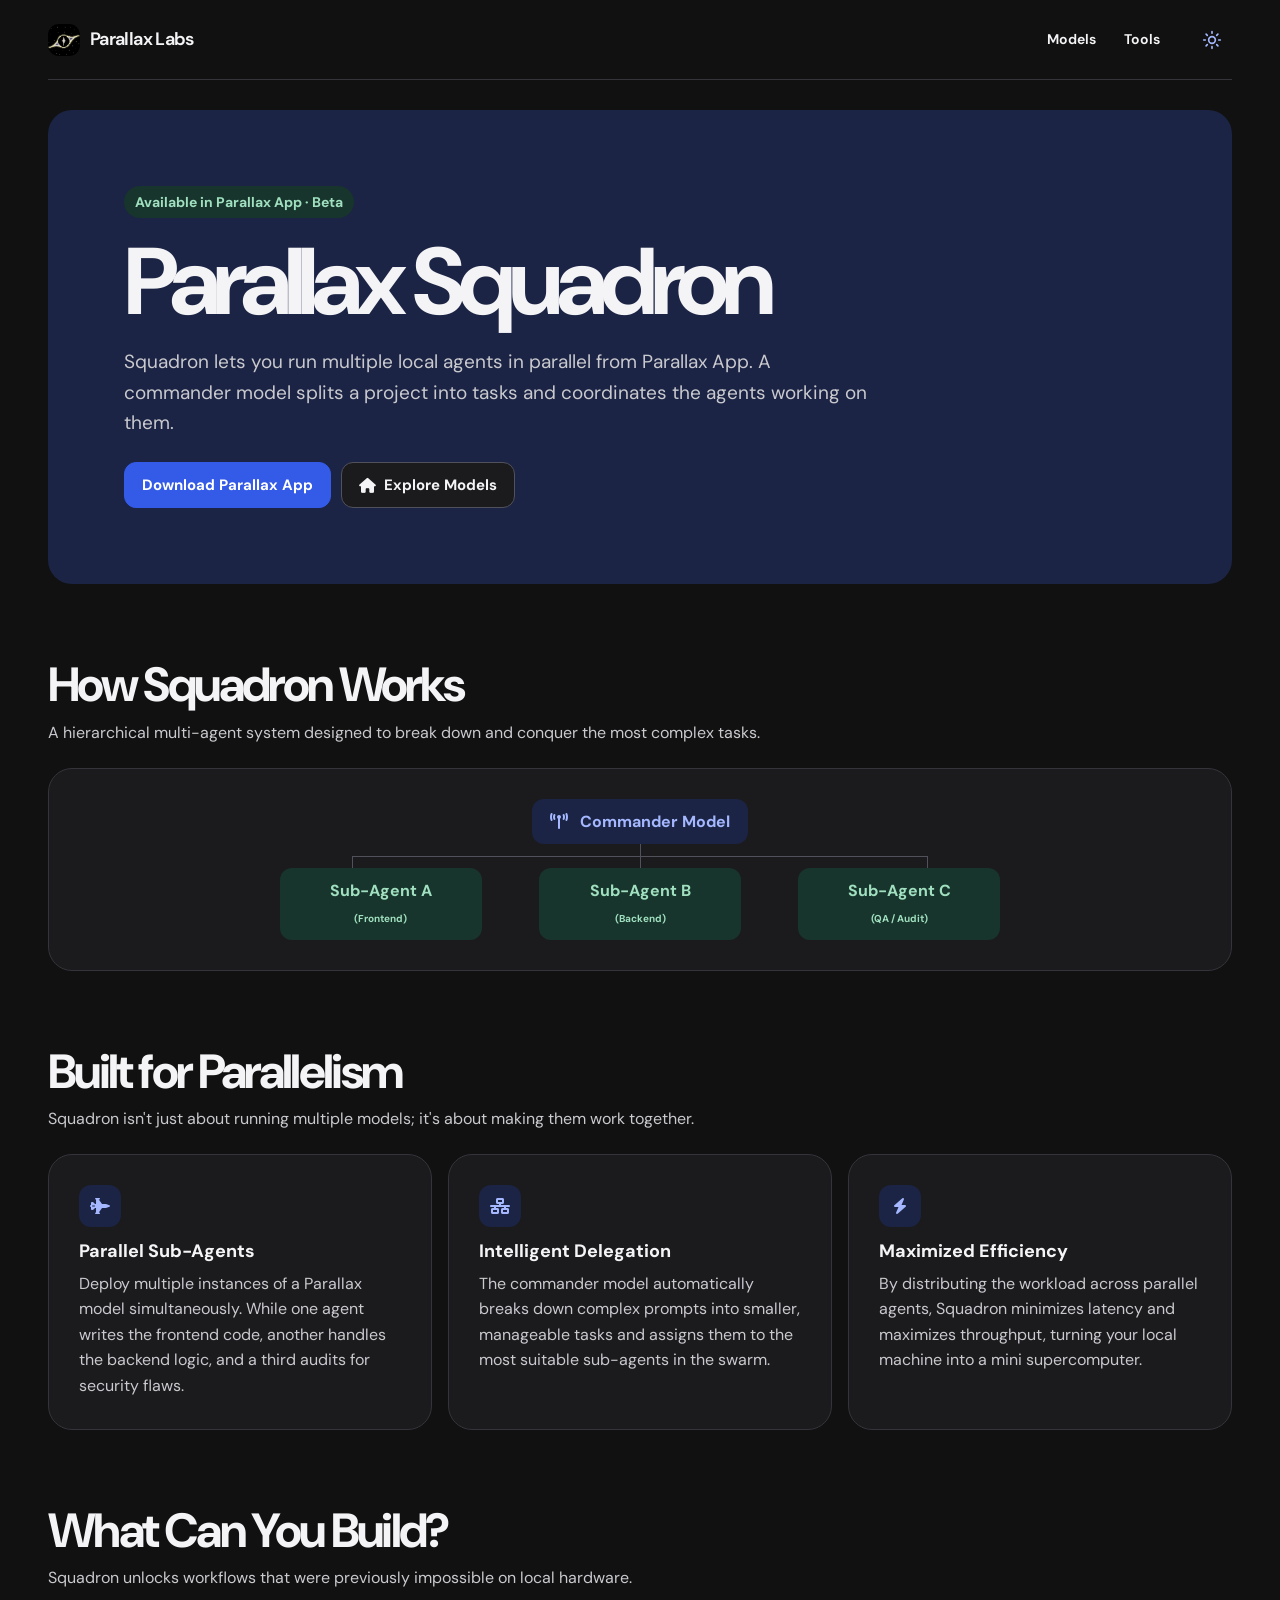
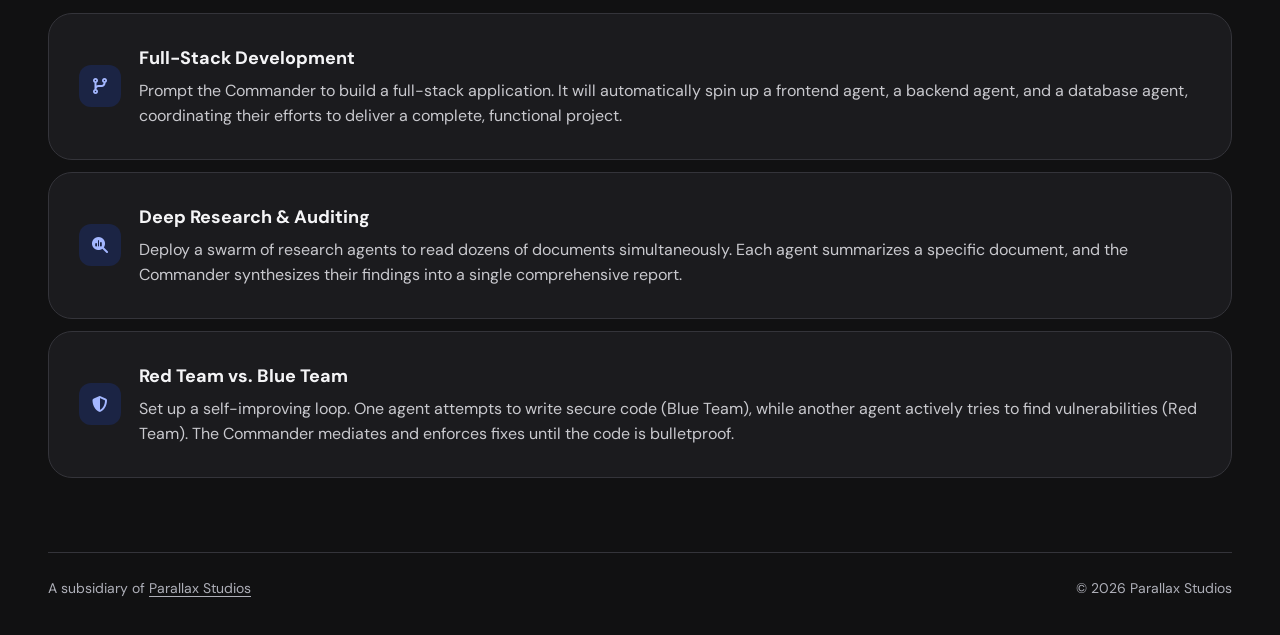
<file: squadron.html>
<!DOCTYPE html>
<html lang="en">
<head>
<meta charset="UTF-8">
<meta name="viewport" content="width=device-width, initial-scale=1.0">
<script src="theme.js"></script>
<title>Parallax Squadron — Parallel Sub-Agents</title>
<meta name="description" content="Parallax Squadron is available in beta in Parallax App. Run multiple local agents in parallel on your own hardware.">
<link rel="preconnect" href="https://fonts.googleapis.com">
<link rel="preconnect" href="https://fonts.gstatic.com" crossorigin>
<link href="https://fonts.googleapis.com/css2?family=JetBrains+Mono:wght@400;500;700&display=swap" rel="stylesheet">
<link rel="stylesheet" href="https://cdnjs.cloudflare.com/ajax/libs/font-awesome/6.5.1/css/all.min.css">
<link href="https://fonts.googleapis.com/css2?family=DM+Sans:wght@400;500;600;650;700;750;800&display=swap" rel="stylesheet">
<link rel="stylesheet" href="theme.css">
<link rel="stylesheet" href="site.css">
<link rel="stylesheet" href="product.css">

</head>
<body class="product">

  <div class="page">
    <header class="topbar">
      <a class="wordmark" href="index.html"><img class="brand-mark" src="parallax-logo.png" alt="" width="32" height="32">Parallax Labs</a>
      <nav aria-label="Main navigation">
        <a href="index.html#models">Models</a>
        <a href="index.html#tools">Tools</a>
      </nav>
      <button class="theme-toggle" type="button" data-theme-toggle aria-label="Switch to light mode" hidden></button>
    </header>

    <!-- HERO -->
    <main class="hero">
      <span class="badge available">Available in Parallax App · Beta</span>
      <h1 class="logo-title">Parallax Squadron</h1>
      <p class="lede">
        Squadron lets you run multiple local agents in parallel from Parallax App. A commander model splits a project into tasks and coordinates the agents working on them.
      </p>
      <div class="actions">
        <a href="https://github.com/Parallax-Labs-AI/app/releases/latest" class="btn btn-primary">Download Parallax App</a>
        <a href="index.html" class="btn"><i class="fa-solid fa-house"></i> Explore Models</a>
      </div>
    </main>

    <!-- THE ARCHITECTURE -->
    <section class="section">
      <div class="section-header">
        <h2 class="section-heading">How Squadron Works</h2>
        <p class="section-sub">A hierarchical multi-agent system designed to break down and conquer the most complex tasks.</p>
      </div>

      <div class="arch-diagram">
        <div class="arch-layer">
          <div class="arch-node commander">
            <i class="fa-solid fa-tower-broadcast" style="margin-right: 8px;"></i>
            Commander Model
          </div>
        </div>
        
        <div class="arch-connector" style="height: 24px;"></div>
        
        <div class="arch-layer" style="position: relative;">
          <div class="arch-branch" style="top: -12px; width: 80%;"></div>
          
          <div class="arch-node sub">Sub-Agent A<br><span style="color: var(--accent-green); font-size: 10px;">(Frontend)</span></div>
          <div class="arch-node sub">Sub-Agent B<br><span style="color: var(--accent-green); font-size: 10px;">(Backend)</span></div>
          <div class="arch-node sub">Sub-Agent C<br><span style="color: var(--accent-green); font-size: 10px;">(QA / Audit)</span></div>
        </div>
      </div>
    </section>

    <!-- CORE FEATURES -->
    <section class="section">
      <div class="section-header">
        <h2 class="section-heading">Built for Parallelism</h2>
        <p class="section-sub">Squadron isn't just about running multiple models; it's about making them work together.</p>
      </div>

      <div class="feature-grid">
        <div class="feature-card">
          <div class="feature-icon"><i class="fa-solid fa-jet-fighter"></i></div>
          <div class="feature-title">Parallel Sub-Agents</div>
          <div class="feature-desc">Deploy multiple instances of a Parallax model simultaneously. While one agent writes the frontend code, another handles the backend logic, and a third audits for security flaws.</div>
        </div>
        <div class="feature-card">
          <div class="feature-icon"><i class="fa-solid fa-network-wired"></i></div>
          <div class="feature-title">Intelligent Delegation</div>
          <div class="feature-desc">The commander model automatically breaks down complex prompts into smaller, manageable tasks and assigns them to the most suitable sub-agents in the swarm.</div>
        </div>
        <div class="feature-card">
          <div class="feature-icon"><i class="fa-solid fa-bolt"></i></div>
          <div class="feature-title">Maximized Efficiency</div>
          <div class="feature-desc">By distributing the workload across parallel agents, Squadron minimizes latency and maximizes throughput, turning your local machine into a mini supercomputer.</div>
        </div>
      </div>
    </section>

    <!-- USE CASES -->
    <section class="section">
      <div class="section-header">
        <h2 class="section-heading">What Can You Build?</h2>
        <p class="section-sub">Squadron unlocks workflows that were previously impossible on local hardware.</p>
      </div>

      <div class="usecase-list">
        <div class="usecase-item">
          <div class="usecase-icon"><i class="fa-solid fa-code-branch"></i></div>
          <div class="usecase-content">
            <h3>Full-Stack Development</h3>
            <p>Prompt the Commander to build a full-stack application. It will automatically spin up a frontend agent, a backend agent, and a database agent, coordinating their efforts to deliver a complete, functional project.</p>
          </div>
        </div>
        <div class="usecase-item">
          <div class="usecase-icon"><i class="fa-solid fa-magnifying-glass-chart"></i></div>
          <div class="usecase-content">
            <h3>Deep Research & Auditing</h3>
            <p>Deploy a swarm of research agents to read dozens of documents simultaneously. Each agent summarizes a specific document, and the Commander synthesizes their findings into a single comprehensive report.</p>
          </div>
        </div>
        <div class="usecase-item">
          <div class="usecase-icon"><i class="fa-solid fa-shield-halved"></i></div>
          <div class="usecase-content">
            <h3>Red Team vs. Blue Team</h3>
            <p>Set up a self-improving loop. One agent attempts to write secure code (Blue Team), while another agent actively tries to find vulnerabilities (Red Team). The Commander mediates and enforces fixes until the code is bulletproof.</p>
          </div>
        </div>
      </div>
    </section>

    <footer class="footer">
      <span>A subsidiary of <a href="https://parallaxstudios.xyz">Parallax Studios</a></span>
      <span>© 2026 Parallax Studios</span>
    </footer>
  </div>

</body>
</html>
</file>
<file: theme.css>
:root {
  color-scheme: dark;
  --bg: #111112;
  --paper: #1b1b1e;
  --text: #f4f4f6;
  --text-dim2: #c9c9ce;
  --text-dimmer: #aeafb8;
  --line: #34343a;
  --line-bright: #51515b;
  --accent: #a4b7ff;
  --accent-solid: #345be8;
  --accent-hover: #4165ea;
  --accent-ink: #fff;
  --accent-wash: #1b2444;
  --accent-wash-hover: #24325c;
  --accent-line: #3d518e;
  --accent-panel: #191d2c;
  --accent-green: #a0dfbf;
  --green-wash: #17352c;
  --green-wash-hover: #204a3b;
  --accent-amber: #f1c78b;
  --amber-wash: #3b2d1d;
  --backdrop: #080809b3;
}

:root[data-theme='light'] {
  color-scheme: light;
  --bg: #f5f8fc;
  --paper: #fff;
  --text: #17293f;
  --text-dim2: #41566e;
  --text-dimmer: #4f6379;
  --line: #d5e0ed;
  --line-bright: #b1c5db;
  --accent: #2549bc;
  --accent-solid: #3155d3;
  --accent-hover: #2647bb;
  --accent-wash: #e6ecff;
  --accent-wash-hover: #d9e3ff;
  --accent-line: #c2cff6;
  --accent-panel: #eef2ff;
  --accent-green: #24694e;
  --green-wash: #e7f2eb;
  --green-wash-hover: #d5e9dc;
  --accent-amber: #875219;
  --amber-wash: #f6ecdf;
}

.topbar .theme-toggle {
  flex: none;
  width: 40px;
  height: 40px;
  padding: 0;
  border: 1px solid transparent;
  border-radius: 10px;
  background: transparent;
  color: var(--accent);
  cursor: pointer;
}
.topbar .theme-toggle::before {
  content: '';
  display: block;
  width: 20px;
  height: 20px;
  margin: auto;
  background: currentColor;
  mask: url("data:image/svg+xml,%3Csvg xmlns='http://www.w3.org/2000/svg' viewBox='0 0 24 24' fill='none' stroke='black' stroke-width='2' stroke-linecap='round'%3E%3Ccircle cx='12' cy='12' r='4'/%3E%3Cpath d='M12 2v2m0 16v2M4.93 4.93l1.42 1.42m11.3 11.3 1.42 1.42M2 12h2m16 0h2M4.93 19.07l1.42-1.42m11.3-11.3 1.42-1.42'/%3E%3C/svg%3E") center / contain no-repeat;
}
:root[data-theme='light'] .topbar .theme-toggle::before {
  mask-image: url("data:image/svg+xml,%3Csvg xmlns='http://www.w3.org/2000/svg' viewBox='0 0 24 24' fill='none' stroke='black' stroke-width='2' stroke-linejoin='round'%3E%3Cpath d='M20.9 13.35A9 9 0 0 1 10.65 3.1 9 9 0 1 0 20.9 13.35Z'/%3E%3C/svg%3E");
}
.topbar .theme-toggle:hover { background: var(--accent-wash-hover); }
</file>
<file: site.css>
:root {
  --font: 'DM Sans', system-ui, sans-serif;
  --mono: 'JetBrains Mono', Consolas, monospace;
  --radius: 24px;
  --ease: cubic-bezier(.2, .8, .2, 1);
}

*, *::before, *::after { box-sizing: border-box; }
body { margin: 0; background: var(--bg); color: var(--text); font: 1rem/1.6 var(--font); }
h1, h2, h3, p { margin: 0; }
a { color: inherit; }
button { font: inherit; }
:focus-visible { outline: 2px solid var(--accent); outline-offset: 4px; }

.page { width: min(100% - 3rem, 1184px); margin-inline: auto; }
.topbar {
  display: grid;
  grid-template-columns: minmax(0, 1fr) auto auto;
  align-items: center;
  gap: 12px 20px;
  padding: 16px 0;
  min-height: 80px;
  border-bottom: 1px solid var(--line);
}
.topbar nav { display: flex; align-items: center; gap: 4px; flex-wrap: wrap; }
.topbar a, .topbar button {
  color: var(--text);
  font-weight: 650;
  text-decoration: none;
  font-size: .875rem;
  background: none;
  border: 0;
  padding: 8px 12px;
  border-radius: 10px;
  cursor: pointer;
}
.topbar a:hover, .topbar button:hover { background: var(--accent-wash); }
.topbar .wordmark {
  display: inline-flex;
  align-items: center;
  justify-self: start;
  gap: 10px;
  padding: 4px 0;
  font-size: 1.125rem;
  letter-spacing: -.035em;
}
.topbar .wordmark:hover { background: none; color: var(--accent); }
.brand-mark {
  width: 32px;
  height: 32px;
  flex: none;
  border-radius: 11px;
}

.logo-title { font-size: clamp(3rem, 7.5vw, 7rem); letter-spacing: -.075em; line-height: .98; text-wrap: balance; }
.lede { max-width: 58ch; color: var(--text-dim2); font-size: clamp(1rem, 2.1vw, 1.1875rem); }
.actions { display: flex; align-items: center; flex-wrap: wrap; gap: 10px; }
.btn {
  display: inline-flex;
  align-items: center;
  justify-content: center;
  gap: 8px;
  min-height: 46px;
  padding: 9px 17px;
  border: 1px solid var(--line-bright);
  border-radius: 12px;
  background: var(--paper);
  color: var(--text);
  text-decoration: none;
  font: 700 .9375rem/1.35 var(--font);
  text-align: center;
  cursor: pointer;
  transition: background-color .18s, border-color .18s, color .18s;
}
.btn:hover { background: var(--accent-wash); border-color: var(--accent); }
.btn-primary { background: var(--accent-solid); border-color: var(--accent-solid); color: var(--accent-ink); }
.btn-primary:hover { background: var(--accent-hover); border-color: var(--accent-hover); }
.badge {
  display: inline-flex;
  align-items: center;
  width: fit-content;
  padding: 5px 11px;
  border-radius: 999px;
  background: var(--accent-wash);
  color: var(--accent);
  font-size: .875rem;
  font-weight: 700;
}
.badge.available { background: var(--green-wash); color: var(--accent-green); }
.badge.upcoming { background: var(--amber-wash); color: var(--accent-amber); }
.footer {
  display: flex;
  justify-content: space-between;
  flex-wrap: wrap;
  gap: 8px 20px;
  padding: 24px 0 36px;
  border-top: 1px solid var(--line);
  color: var(--text-dimmer);
  font-size: .875rem;
}
.footer a { text-underline-offset: .2em; }

@media (max-width: 560px) {
  .page { width: calc(100% - 2rem); }
  .topbar { grid-template-columns: minmax(0, 1fr) auto; min-height: 64px; padding: 12px 0; }
  .topbar nav { grid-column: 1 / -1; grid-row: 2; margin-left: -8px; }
  .topbar .theme-toggle { grid-area: 1 / 2; }
  .topbar a, .topbar button { padding-inline: 8px; }
}

@media (prefers-reduced-motion: reduce) {
  .btn { transition: none; }
}
</file>
<file: home.css>
.home-hero {
  display: grid;
  grid-template-columns: 1.12fr 1fr;
  align-items: center;
  gap: clamp(24px, 5vw, 76px);
  padding: clamp(32px, 6vw, 84px) 0;
}
.hero-copy { display: grid; justify-items: start; gap: 22px; min-width: 0; }
.hero-copy .actions { margin-top: 5px; }
.announce-bar {
  display: inline-flex;
  align-items: center;
  gap: 10px;
  max-width: 100%;
  padding: 5px 6px 5px 12px;
  border-radius: 999px;
  background: var(--green-wash);
  color: var(--accent-green);
  font-size: .875rem;
}
.announce-bar a { font-weight: 700; text-underline-offset: .2em; }
.announce-bar button, .newsroom-close {
  border: 0;
  border-radius: 999px;
  background: transparent;
  color: inherit;
  cursor: pointer;
}
.announce-bar button {
  width: 32px;
  height: 32px;
  padding: 0;
  font-size: 1.125rem;
  flex: none;
}
.announce-bar button:hover { background: var(--green-wash-hover); }

.space-flight {
  position: relative;
  min-width: 0;
  overflow: hidden;
  border: 1px solid var(--accent-line);
  border-radius: 30px;
  background: #070a15;
}
.space-flight canvas {
  display: block;
  width: 100%;
  height: auto;
  image-rendering: pixelated;
}
.space-flight-toggle {
  position: absolute;
  right: 12px;
  bottom: 12px;
  padding: 6px 11px;
  border: 1px solid #4b609c;
  border-radius: 10px;
  background: #10182e;
  color: #e0eaff;
  font-size: .8125rem;
  cursor: pointer;
}
.space-flight-toggle:hover { background: #243463; }
.space-flight-toggle:focus-visible { outline-color: #a4b7ff; }

.home-section { margin-bottom: clamp(45px, 8vw, 100px); }
.section-title { font-size: clamp(2rem, 4vw, 3.25rem); letter-spacing: -.06em; line-height: 1.08; }
.app-launch {
  display: grid;
  grid-template-columns: minmax(0, 2fr) minmax(0, 3fr);
  align-items: center;
  gap: clamp(20px, 4vw, 48px);
  padding: clamp(16px, 4vw, 44px);
  border: 1px solid var(--accent-line);
  border-radius: var(--radius);
  background: var(--accent-panel);
}
.app-launch-copy { display: grid; justify-items: start; gap: 16px; }
.app-launch-copy p { max-width: 43ch; color: var(--text-dim2); }
.app-launch-features {
  display: grid;
  gap: 8px;
  margin: 0;
  padding-inline-start: 1.2em;
  color: var(--text-dim2);
}
.app-launch-features strong { color: var(--text); }
.app-launch-features li::marker { color: var(--accent); }
.app-launch-screenshot {
  display: block;
  width: 100%;
  height: auto;
  border: 1px solid var(--line-bright);
  border-radius: 12px;
}
.family-split, .tools-grid { display: grid; grid-template-columns: repeat(2, minmax(0, 1fr)); gap: 16px; margin-top: 22px; }
.family-column, .tool-card { border: 1px solid var(--line); border-radius: var(--radius); padding: clamp(18px, 3vw, 30px); }
.family-column { background: var(--paper); }
.family-column.future { background: var(--accent-wash); border-color: var(--accent-line); }
.family-col-header { display: flex; flex-wrap: wrap; justify-content: space-between; align-items: baseline; gap: 8px 12px; margin-bottom: 16px; }
.family-col-header h3, .tool-card h3 { font-size: clamp(1.25rem, 2.1vw, 1.625rem); line-height: 1.2; letter-spacing: -.04em; }
.family-col-header a { text-decoration: none; }
.family-col-header a:hover { color: var(--accent); text-decoration: underline; }
.family-list { list-style: none; padding: 0; margin: 0; }
.family-list li { padding: 10px 0; border-top: 1px solid var(--line); font-weight: 600; }
.family-list li:last-child { padding-bottom: 0; }
.tool-card { background: var(--paper); }
.tool-card p { color: var(--text-dim2); margin: 10px 0 18px; }
.squadron-details { display: grid; grid-template-columns: repeat(3, minmax(0, 1fr)); gap: 12px 24px; margin-top: 20px; }
.squadron-details > div { border-top: 1px solid var(--line); padding: 12px 0; }
.squadron-details h3 { font-size: 1rem; }
.squadron-details p { color: var(--text-dim2); }

.benchmark-grid {
  display: grid;
  grid-template-columns: repeat(2, minmax(0, 1fr));
  gap: 16px;
  margin-top: 22px;
}
.benchmark-card, .benchmark-breakdown {
  border: 1px solid var(--line);
  border-radius: var(--radius);
  background: var(--paper);
}
.benchmark-card { padding: clamp(18px, 3vw, 28px); }
.benchmark-card h3 { font-size: 1.25rem; line-height: 1.25; }
.benchmark-meta, .benchmark-note { color: var(--text-dim2); font-size: .875rem; }
.benchmark-meta { margin-top: 5px; }
.benchmark-scores {
  display: flex;
  flex-wrap: wrap;
  gap: 8px 24px;
  margin: 16px 0;
  padding: 13px 16px;
  border-radius: 14px;
  background: var(--accent-wash);
}
.benchmark-scores dt { font-size: .875rem; font-weight: 700; }
.benchmark-scores dd {
  margin: 0;
  color: var(--accent);
  font-size: clamp(1.625rem, 4vw, 2.125rem);
  font-weight: 800;
  font-variant-numeric: tabular-nums;
  letter-spacing: -.04em;
  line-height: 1.25;
}
.benchmark-breakdown { margin-top: 16px; }
.benchmark-breakdown summary {
  display: flex;
  align-items: center;
  flex-wrap: wrap;
  gap: 3px 12px;
  padding: 14px clamp(14px, 3vw, 24px);
  border-radius: var(--radius);
  list-style: none;
  font-weight: 700;
  cursor: pointer;
}
.benchmark-breakdown summary::-webkit-details-marker { display: none; }
.benchmark-breakdown summary:hover { background: var(--accent-wash); }
.benchmark-breakdown summary::before {
  content: '';
  width: 8px;
  height: 8px;
  border: solid var(--accent);
  border-width: 0 2px 2px 0;
  transform: rotate(-45deg);
}
.benchmark-breakdown[open] summary::before { transform: rotate(45deg); }
.benchmark-breakdown summary span {
  margin-inline-start: auto;
  font-size: .875rem;
  font-weight: 500;
  color: var(--text-dimmer);
}
.benchmark-table-wrap { padding: 0 clamp(14px, 3vw, 24px) 12px; }
.benchmark-table { width: 100%; border-collapse: collapse; font-size: .875rem; }
.benchmark-table th, .benchmark-table td { padding: 8px 6px; border-top: 1px solid var(--line); }
.benchmark-table th { text-align: start; }
.benchmark-table td, .benchmark-table th[scope='col']:not(:first-child) { text-align: end; }
.benchmark-table td { font-variant-numeric: tabular-nums; white-space: nowrap; }
.benchmark-table thead { color: var(--text-dim2); }
.benchmark-table td:last-child { color: var(--accent); font-weight: 700; }

.newsroom-overlay {
  width: min(720px, 100% - 2rem);
  max-height: calc(100% - 2rem);
  padding: 0;
  border: 1px solid var(--line);
  border-radius: var(--radius);
  background: var(--paper);
  color: var(--text);
}
.newsroom-overlay::backdrop { background: var(--backdrop); }
.newsroom-header {
  position: sticky;
  top: 0;
  display: flex;
  align-items: center;
  justify-content: space-between;
  gap: 12px;
  background: var(--paper);
  padding: 16px clamp(16px, 4vw, 34px);
  border-bottom: 1px solid var(--line);
}
.newsroom-header h2 { font-size: 1.25rem; }
.newsroom-close { padding: 7px 13px; background: var(--accent-wash); color: var(--accent); font-weight: 700; }
.newsroom-close:hover { background: var(--accent-wash-hover); }
.newsroom-content { padding: 0 clamp(16px, 4vw, 34px); }
.news-article { padding: 24px 0; }
.news-article + .news-article { border-top: 1px solid var(--line); }
.news-date { color: var(--text-dimmer); font-size: .875rem; }
.news-title { margin: 4px 0 10px; font-size: clamp(1.25rem, 3vw, 1.625rem); line-height: 1.2; }
.news-body { color: var(--text-dim2); }
.news-body p + p { margin-top: 10px; }
body:has(dialog[open]) { overflow: hidden; }

@media (max-width: 740px) {
  .home-hero, .app-launch, .benchmark-grid { grid-template-columns: 1fr; }
  .hero-copy { gap: 14px; }
}

@media (max-width: 560px) {
  .family-split, .tools-grid, .squadron-details { grid-template-columns: 1fr; }
}
</file>
<file: product.css>
.product .hero {
  display: grid;
  justify-items: start;
  gap: 18px;
  margin: 30px 0 0;
  padding: clamp(26px, 6vw, 76px);
  border-radius: var(--radius);
  background: var(--accent-wash);
}
.product .hero .logo-title { font-size: clamp(2.75rem, 7.4vw, 6.5rem); }
.product .hero .actions { margin-top: 6px; }
.product .section { margin: clamp(36px, 6vw, 74px) 0; }
.section-header { margin-bottom: 22px; }
.section-kicker { color: var(--accent); font-weight: 700; font-size: .875rem; }
.section-heading, .section-title {
  font-size: clamp(1.875rem, 4vw, 3rem);
  font-weight: 750;
  letter-spacing: -.055em;
  line-height: 1.12;
}
.section-sub { color: var(--text-dim2); max-width: 65ch; margin-top: 8px; }
.section > .section-title { margin-bottom: 18px; }
.model-showcase, .cap-grid, .feature-grid, .features-grid {
  display: grid;
  grid-template-columns: repeat(2, minmax(0, 1fr));
  gap: 16px;
}
.feature-grid, .features-grid { grid-template-columns: repeat(3, minmax(0, 1fr)); }
.model-card, .cap-card, .feature-card, .squadron-box, .arch-diagram, .roadmap-item, .usecase-item {
  border: 1px solid var(--line);
  border-radius: var(--radius);
  background: var(--paper);
  padding: clamp(18px, 3vw, 30px);
}
.model-card { display: flex; flex-direction: column; align-items: flex-start; min-width: 0; }
.model-card.active, .model-card.featured { background: var(--accent-panel); border-color: var(--accent-line); }
.model-header {
  display: flex;
  flex-wrap: wrap;
  align-items: baseline;
  justify-content: space-between;
  gap: 8px 10px;
  width: 100%;
  padding-bottom: 14px;
  border-bottom: 1px solid var(--line);
}
.model-name, .squadron-title { font-size: clamp(1.375rem, 3vw, 1.875rem); font-weight: 750; letter-spacing: -.04em; }
.model-tag, .roadmap-status {
  padding: 3px 10px;
  border-radius: 999px;
  background: var(--accent-wash);
  color: var(--accent);
  font-weight: 700;
  font-size: .875rem;
}
.model-tag.green { background: var(--green-wash); color: var(--accent-green); }
.model-desc { margin: 14px 0 20px; color: var(--text-dim2); }
.model-specs-inline { display: flex; flex-wrap: wrap; gap: 12px 24px; margin-bottom: 24px; }
.inline-spec { display: grid; }
.inline-spec-label { font-size: .875rem; color: var(--text-dim2); }
.inline-spec-value { font-weight: 700; }
.model-card > .actions, .model-card > .btn { margin-top: auto; }
.feature-icon, .cap-icon, .usecase-icon, .squadron-icon {
  display: inline-grid;
  place-items: center;
  width: 42px;
  height: 42px;
  border-radius: 12px;
  background: var(--accent-wash);
  color: var(--accent);
  margin-bottom: 10px;
}
.feature-title, .cap-title, .usecase-content h3 { font-size: 1.125rem; font-weight: 750; margin-bottom: 5px; }
.feature-desc, .cap-desc, .usecase-content p, .squadron-desc { color: var(--text-dim2); }
.squadron-features, .squadron-feature { display: flex; align-items: center; gap: 8px; }
.squadron-features { flex-wrap: wrap; margin-top: 16px; }
.squadron-feature { padding: 5px 11px; border-radius: 10px; background: var(--green-wash); color: var(--accent-green); }
.roadmap-list, .usecase-list { display: grid; gap: 12px; }
.roadmap-item, .usecase-item { display: flex; flex-wrap: wrap; align-items: center; gap: 8px 18px; }
.usecase-icon { margin: 0; flex: none; }
.usecase-content { flex: 1 1 225px; }
.roadmap-item { justify-content: space-between; }
.roadmap-status.upcoming { background: var(--amber-wash); color: var(--accent-amber); }
.roadmap-item.classified { border-style: dashed; }
.arch-diagram { display: grid; justify-items: center; }
.arch-layer { display: flex; justify-content: space-between; gap: 12px; width: min(100%, 720px); }
.arch-layer:first-child { justify-content: center; }
.arch-node { text-align: center; flex: 0 1 28%; padding: 10px; border-radius: 12px; background: var(--accent-wash); color: var(--accent); font-weight: 700; }
.arch-node.commander { flex-basis: auto; padding-inline: 18px; }
.arch-node.sub { background: var(--green-wash); color: var(--accent-green); }
.arch-connector { width: 1px; background: var(--line-bright); }
.arch-branch { position: absolute; left: 10%; height: 12px; border: 1px solid var(--line-bright); border-bottom: 0; }

@media (max-width: 720px) {
  .feature-grid, .features-grid { grid-template-columns: repeat(2, minmax(0, 1fr)); }
}
@media (max-width: 560px) {
  .model-showcase, .cap-grid, .feature-grid, .features-grid { grid-template-columns: 1fr; }
  .arch-layer { flex-direction: column; text-align: center; gap: 8px; }
  .arch-branch { display: none; }
}
</file>
